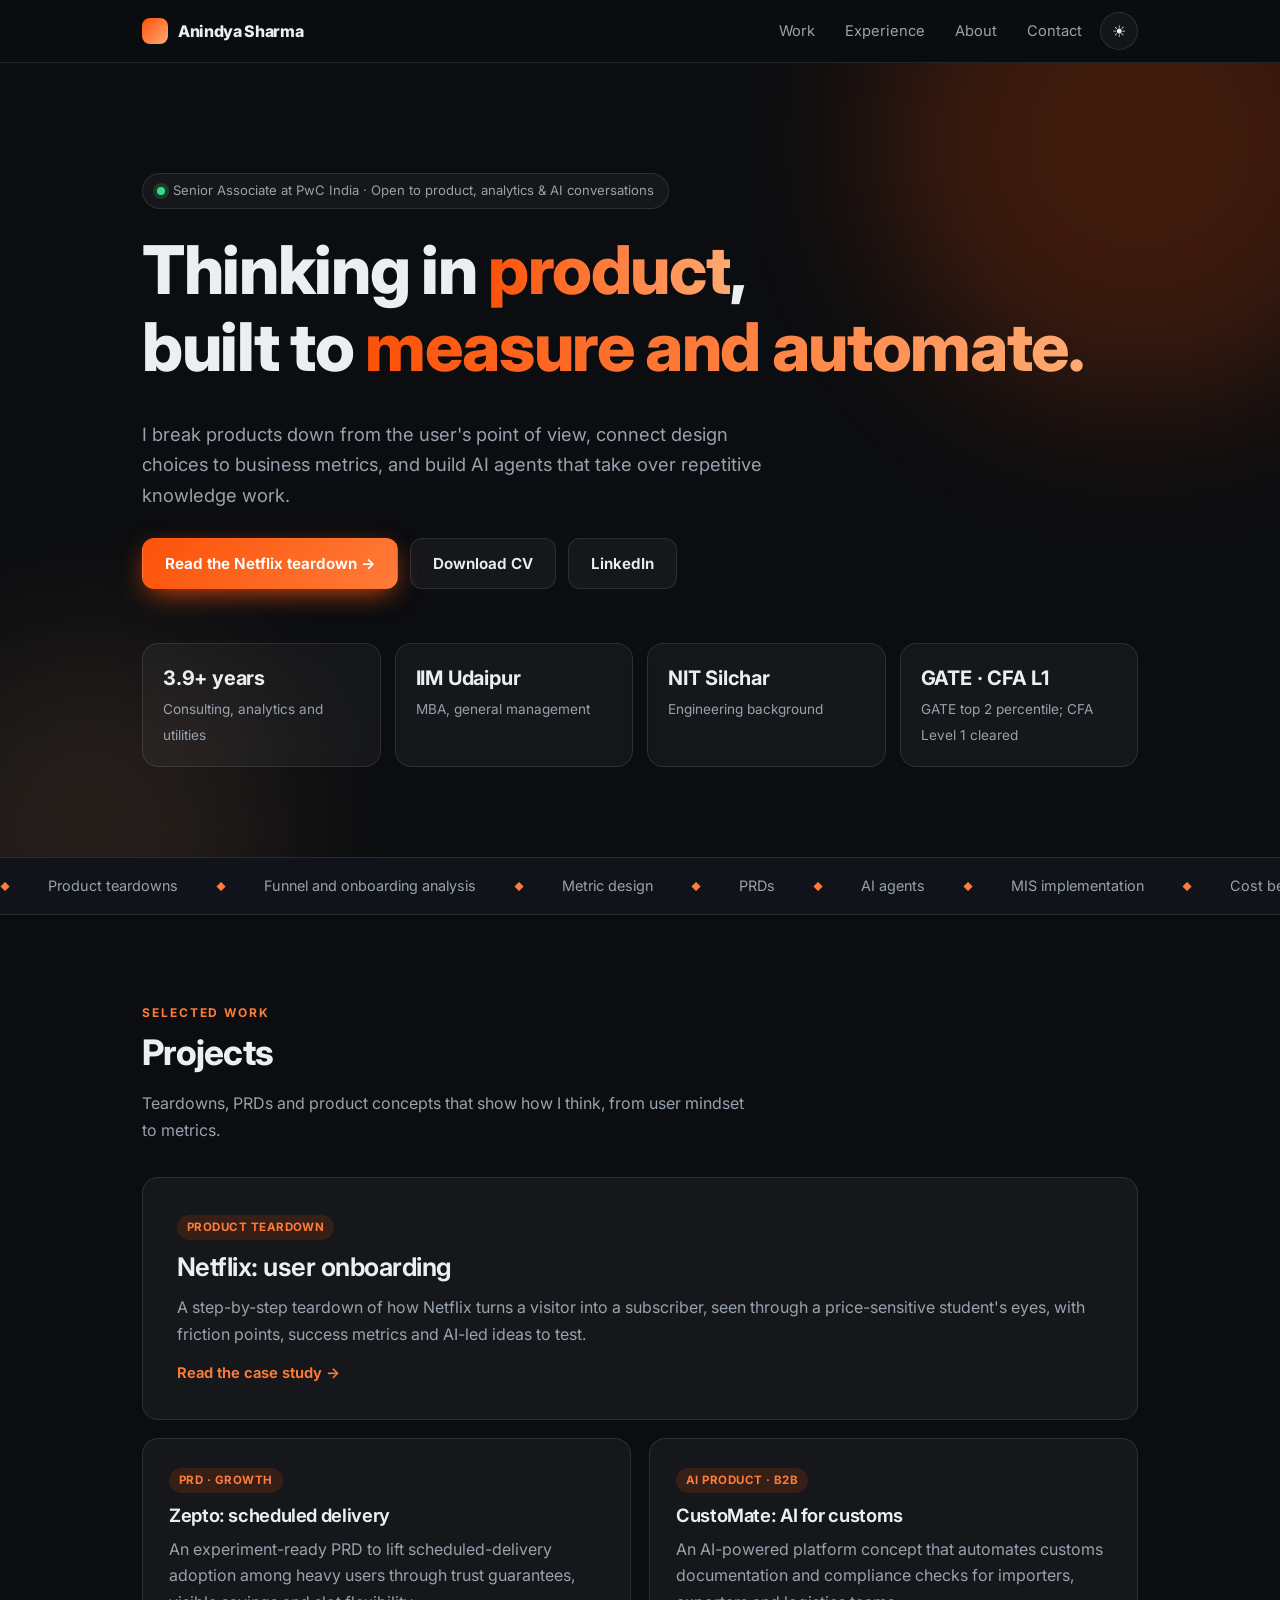
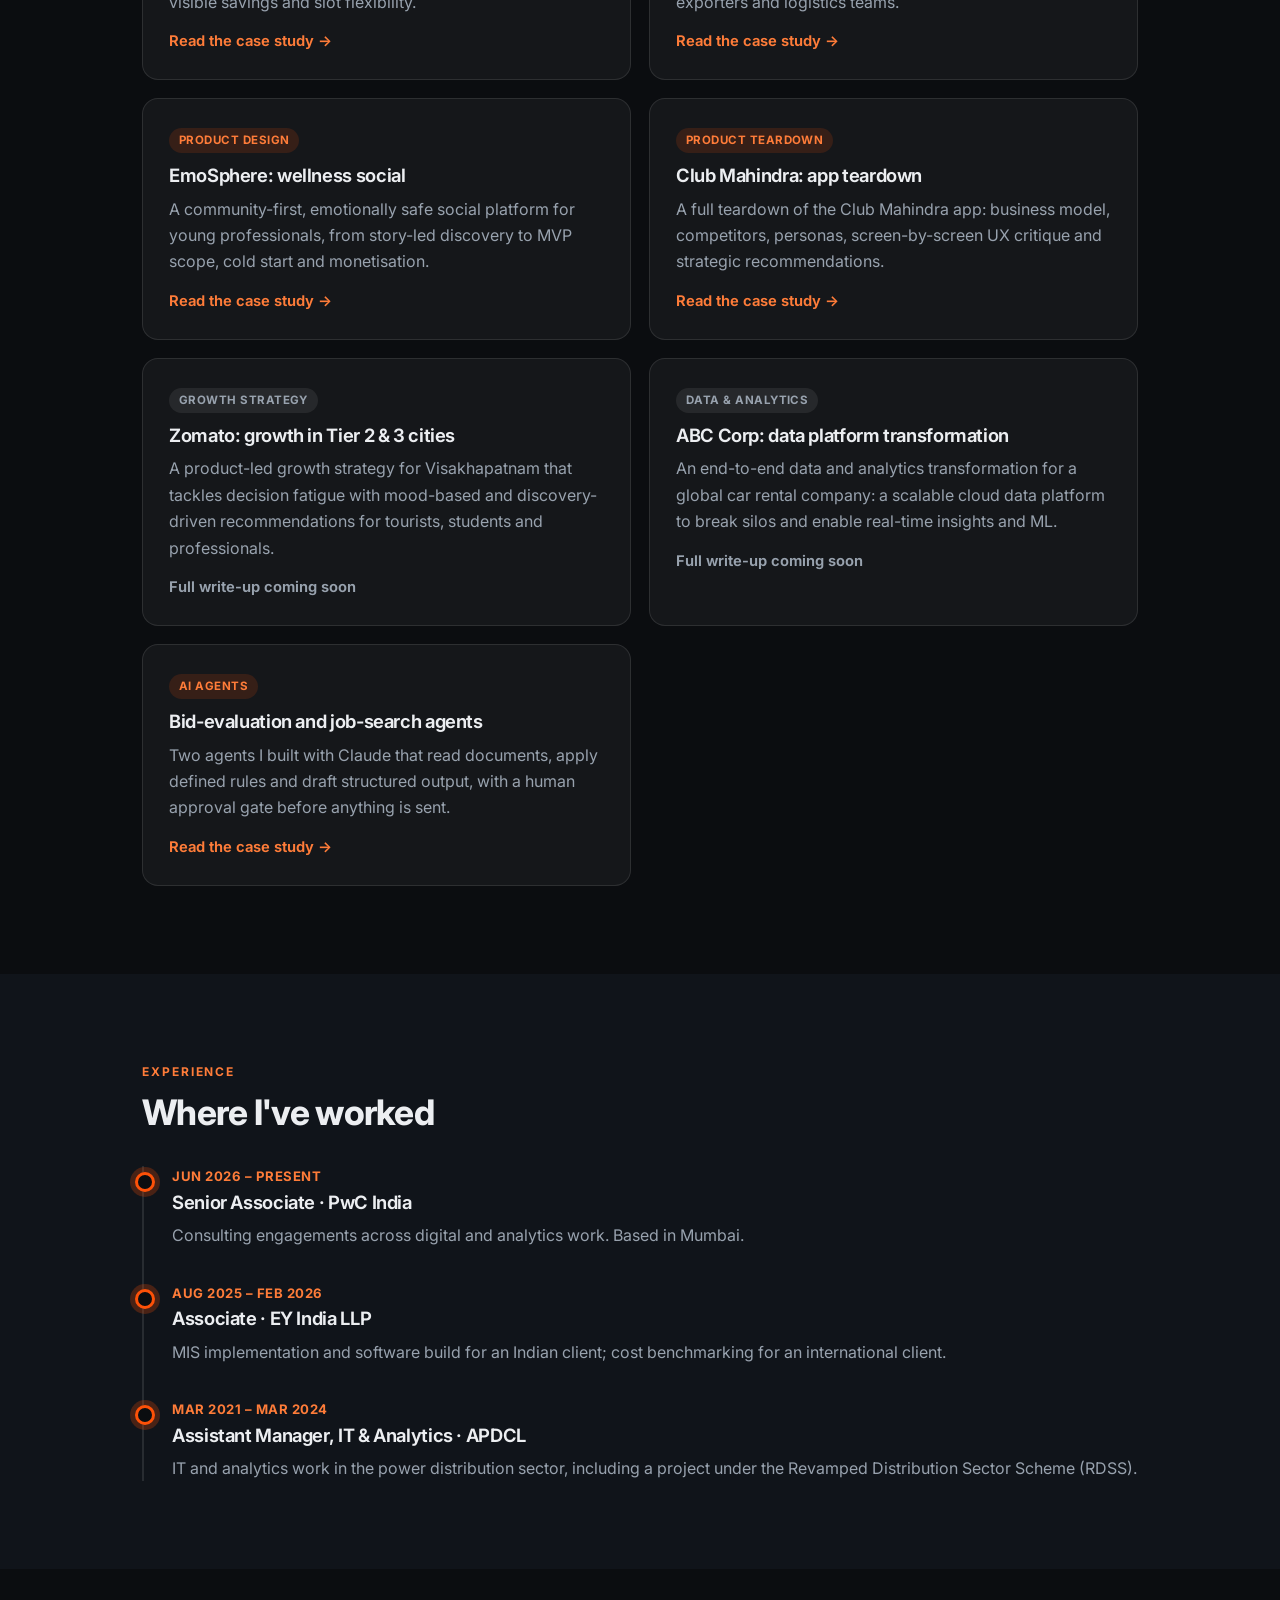
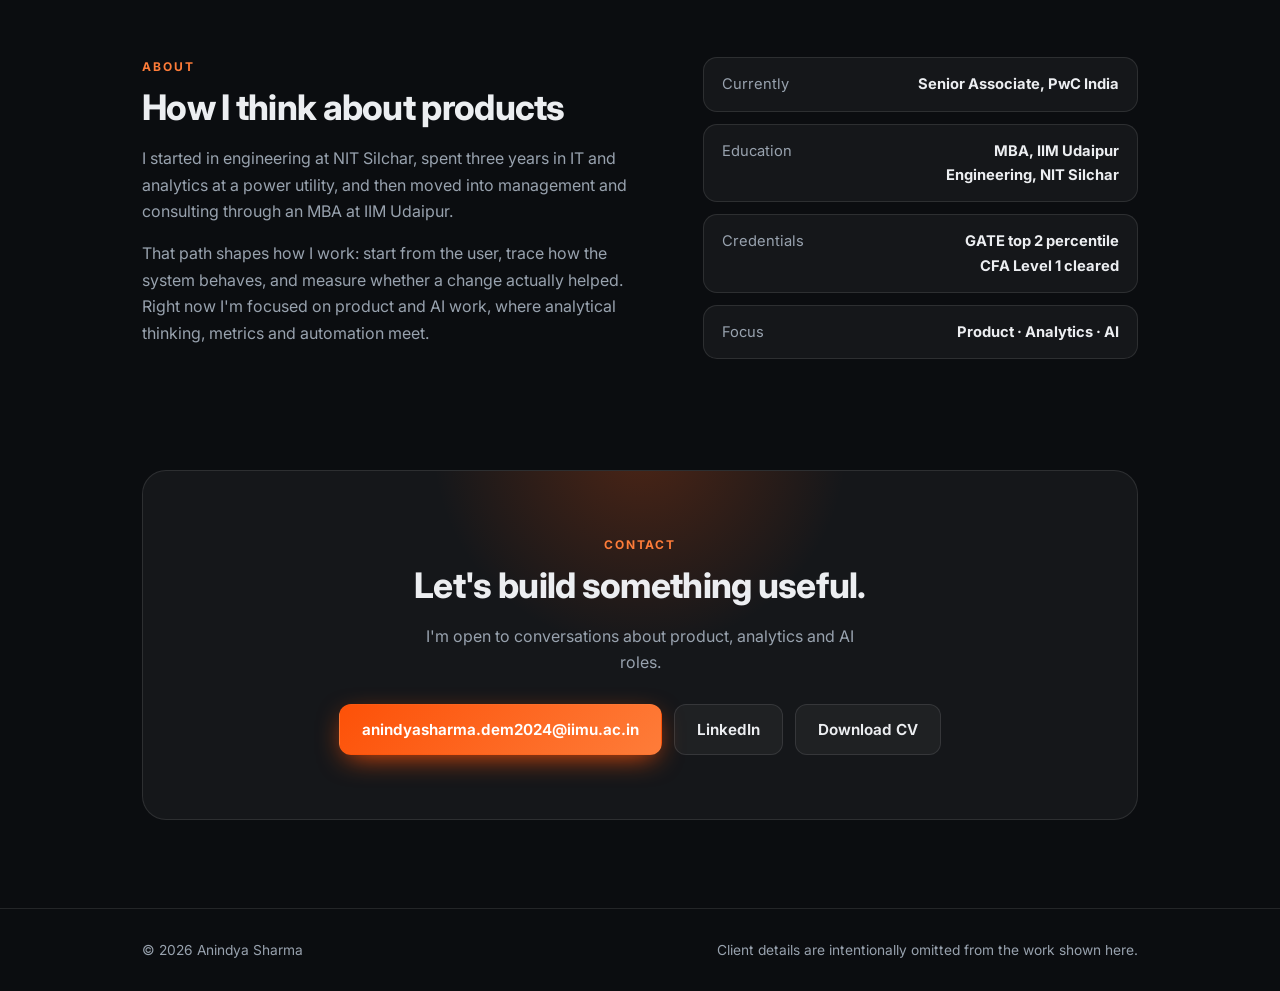
<file: index.html>
<!DOCTYPE html>
<html lang="en">
<head>
<meta charset="utf-8">
<meta name="viewport" content="width=device-width, initial-scale=1">
<title>Anindya Sharma | Product, Analytics &amp; AI</title>
<meta name="description" content="Portfolio of Anindya Sharma: product teardowns, analytics and AI agent projects. Senior Associate at PwC India; IIM Udaipur MBA; NIT Silchar engineer.">
<meta name="theme-color" content="#0b0d10">
<link rel="preconnect" href="https://fonts.googleapis.com">
<link rel="preconnect" href="https://fonts.gstatic.com" crossorigin>
<link href="https://fonts.googleapis.com/css2?family=Inter:wght@400;500;600;700;800&display=swap" rel="stylesheet">
<link rel="stylesheet" href="style.css">
<script>
(function () {
  var d = document, r = d.documentElement;
  r.classList.add('js');

  try {
    var saved = localStorage.getItem('theme');
    if (saved) r.setAttribute('data-theme', saved);
  } catch (e) {}

  d.addEventListener('DOMContentLoaded', function () {
    /* theme toggle */
    var btn = d.getElementById('theme');
    function paint() {
      if (btn) btn.textContent = r.getAttribute('data-theme') === 'light' ? '\u263E' : '\u2600';
    }
    if (btn) {
      paint();
      btn.addEventListener('click', function () {
        var next = r.getAttribute('data-theme') === 'light' ? 'dark' : 'light';
        r.setAttribute('data-theme', next);
        try { localStorage.setItem('theme', next); } catch (e) {}
        paint();
      });
    }

    /* scroll reveal */
    var items = d.querySelectorAll('.reveal');
    if ('IntersectionObserver' in window) {
      var io = new IntersectionObserver(function (entries) {
        entries.forEach(function (e) {
          if (e.isIntersecting) { e.target.classList.add('in'); io.unobserve(e.target); }
        });
      }, { threshold: 0.12 });
      items.forEach(function (el) { io.observe(el); });
    } else {
      items.forEach(function (el) { el.classList.add('in'); });
    }

    /* reading progress bar */
    var bar = d.querySelector('.progress');
    if (bar) {
      var update = function () {
        var h = r.scrollHeight - r.clientHeight;
        bar.style.width = (h > 0 ? (r.scrollTop / h) * 100 : 0) + '%';
      };
      window.addEventListener('scroll', update, { passive: true });
      update();
    }

    /* rotating word in hero */
    var rot = d.getElementById('rot');
    if (rot && !window.matchMedia('(prefers-reduced-motion: reduce)').matches) {
      var words = ['product', 'analytics', 'AI'], i = 0;
      setInterval(function () {
        rot.style.opacity = 0;
        setTimeout(function () {
          i = (i + 1) % words.length;
          rot.textContent = words[i];
          rot.style.opacity = 1;
        }, 250);
      }, 2200);
    }
  });
})();

</script>
</head>
<body>

<header class="nav">
  <div class="wrap">
    <a class="brand" href="#top"><i></i>Anindya Sharma</a>
    <ul>
      <li><a href="#work">Work</a></li>
      <li><a href="#experience">Experience</a></li>
      <li><a href="#about">About</a></li>
      <li><a href="#contact">Contact</a></li>
      <li><button class="toggle" id="theme" aria-label="Toggle light and dark theme">&#9728;</button></li>
    </ul>
  </div>
</header>

<main id="top">

  <div class="hero">
    <div class="blob b1"></div>
    <div class="blob b2"></div>
    <div class="wrap">
      <div class="pill"><span class="dot"></span> Senior Associate at PwC India · Open to product, analytics &amp; AI conversations</div>
      <h1>Thinking in <span class="grad" id="rot">product</span>,<br>built to <span class="grad">measure and automate.</span></h1>
      <p class="lead">I break products down from the user's point of view, connect design choices to business metrics, and build AI agents that take over repetitive knowledge work.</p>
      <div class="btns">
        <a class="btn primary" href="netflix-onboarding.html">Read the Netflix teardown &rarr;</a>
        <a class="btn ghost" href="Anindya_Sharma_CV.pdf" target="_blank" rel="noopener">Download CV</a>
        <a class="btn ghost" href="https://www.linkedin.com/in/sharma-anindya/" target="_blank" rel="noopener">LinkedIn</a>
      </div>
      <div class="stats">
        <div class="stat"><b>3.9+ years</b><span>Consulting, analytics and utilities</span></div>
        <div class="stat"><b>IIM Udaipur</b><span>MBA, general management</span></div>
        <div class="stat"><b>NIT Silchar</b><span>Engineering background</span></div>
        <div class="stat"><b>GATE &middot; CFA L1</b><span>GATE top 2 percentile; CFA Level 1 cleared</span></div>
      </div>
    </div>
  </div>

  <div class="strip" aria-hidden="true">
    <div class="track">
      <span>Product teardowns</span><span>Funnel and onboarding analysis</span><span>Metric design</span><span>PRDs</span><span>AI agents</span><span>MIS implementation</span><span>Cost benchmarking</span><span>Consulting delivery</span>
      <span>Product teardowns</span><span>Funnel and onboarding analysis</span><span>Metric design</span><span>PRDs</span><span>AI agents</span><span>MIS implementation</span><span>Cost benchmarking</span><span>Consulting delivery</span>
    </div>
  </div>

  <section id="work">
    <div class="wrap">
      <div class="label reveal">Selected work</div>
      <h2 class="reveal">Projects</h2>
      <p class="sub reveal">Teardowns, PRDs and product concepts that show how I think, from user mindset to metrics.</p>
      <div class="grid">
        <a class="card feature reveal" href="netflix-onboarding.html">
          <span class="tag">PRODUCT TEARDOWN</span>
          <h3>Netflix: user onboarding</h3>
          <p>A step-by-step teardown of how Netflix turns a visitor into a subscriber, seen through a price-sensitive student's eyes, with friction points, success metrics and AI-led ideas to test.</p>
          <div class="more">Read the case study &rarr;</div>
        </a>
        <a class="card reveal" href="zepto-scheduled-delivery.html">
          <span class="tag">PRD &middot; GROWTH</span>
          <h3>Zepto: scheduled delivery</h3>
          <p>An experiment-ready PRD to lift scheduled-delivery adoption among heavy users through trust guarantees, visible savings and slot flexibility.</p>
          <div class="more">Read the case study &rarr;</div>
        </a>
        <a class="card reveal" href="customate.html">
          <span class="tag">AI PRODUCT &middot; B2B</span>
          <h3>CustoMate: AI for customs</h3>
          <p>An AI-powered platform concept that automates customs documentation and compliance checks for importers, exporters and logistics teams.</p>
          <div class="more">Read the case study &rarr;</div>
        </a>
        <a class="card reveal" href="emosphere.html">
          <span class="tag">PRODUCT DESIGN</span>
          <h3>EmoSphere: wellness social</h3>
          <p>A community-first, emotionally safe social platform for young professionals, from story-led discovery to MVP scope, cold start and monetisation.</p>
          <div class="more">Read the case study &rarr;</div>
        </a>
        <a class="card reveal" href="club-mahindra-teardown.html">
          <span class="tag">PRODUCT TEARDOWN</span>
          <h3>Club Mahindra: app teardown</h3>
          <p>A full teardown of the Club Mahindra app: business model, competitors, personas, screen-by-screen UX critique and strategic recommendations.</p>
          <div class="more">Read the case study &rarr;</div>
        </a>
        <div class="card reveal">
          <span class="tag muted">GROWTH STRATEGY</span>
          <h3>Zomato: growth in Tier 2 &amp; 3 cities</h3>
          <p>A product-led growth strategy for Visakhapatnam that tackles decision fatigue with mood-based and discovery-driven recommendations for tourists, students and professionals.</p>
          <div class="more soon">Full write-up coming soon</div>
        </div>
        <div class="card reveal">
          <span class="tag muted">DATA &amp; ANALYTICS</span>
          <h3>ABC Corp: data platform transformation</h3>
          <p>An end-to-end data and analytics transformation for a global car rental company: a scalable cloud data platform to break silos and enable real-time insights and ML.</p>
          <div class="more soon">Full write-up coming soon</div>
        </div>
        <a class="card reveal" href="ai-agents.html">
          <span class="tag">AI AGENTS</span>
          <h3>Bid-evaluation and job-search agents</h3>
          <p>Two agents I built with Claude that read documents, apply defined rules and draft structured output, with a human approval gate before anything is sent.</p>
          <div class="more">Read the case study &rarr;</div>
        </a>
      </div>
    </div>
  </section>

  <section id="experience" style="background:var(--bg2)">
    <div class="wrap">
      <div class="label reveal">Experience</div>
      <h2 class="reveal">Where I've worked</h2>
      <div class="tl">
        <div class="item reveal">
          <div class="when">JUN 2026 &ndash; PRESENT</div>
          <h3>Senior Associate &middot; PwC India</h3>
          <p>Consulting engagements across digital and analytics work. Based in Mumbai.</p>
        </div>
        <div class="item reveal">
          <div class="when">AUG 2025 &ndash; FEB 2026</div>
          <h3>Associate &middot; EY India LLP</h3>
          <p>MIS implementation and software build for an Indian client; cost benchmarking for an international client.</p>
        </div>
        <div class="item reveal">
          <div class="when">MAR 2021 &ndash; MAR 2024</div>
          <h3>Assistant Manager, IT &amp; Analytics &middot; APDCL</h3>
          <p>IT and analytics work in the power distribution sector, including a project under the Revamped Distribution Sector Scheme (RDSS).</p>
        </div>
      </div>
    </div>
  </section>

  <section id="about">
    <div class="wrap about">
      <div>
        <div class="label reveal">About</div>
        <h2 class="reveal">How I think about products</h2>
        <p class="reveal">I started in engineering at NIT Silchar, spent three years in IT and analytics at a power utility, and then moved into management and consulting through an MBA at IIM Udaipur.</p>
        <p class="reveal">That path shapes how I work: start from the user, trace how the system behaves, and measure whether a change actually helped. Right now I'm focused on product and AI work, where analytical thinking, metrics and automation meet.</p>
      </div>
      <div class="facts reveal">
        <div class="fact"><span>Currently</span><b>Senior Associate, PwC India</b></div>
        <div class="fact"><span>Education</span><b>MBA, IIM Udaipur<br>Engineering, NIT Silchar</b></div>
        <div class="fact"><span>Credentials</span><b>GATE top 2 percentile<br>CFA Level 1 cleared</b></div>
        <div class="fact"><span>Focus</span><b>Product &middot; Analytics &middot; AI</b></div>
      </div>
    </div>
  </section>

  <section id="contact" style="padding-top:20px">
    <div class="wrap">
      <div class="cta reveal">
        <div class="label">Contact</div>
        <h2>Let's build something useful.</h2>
        <p>I'm open to conversations about product, analytics and AI roles.</p>
        <div class="btns">
          <a class="btn primary" href="mailto:anindyasharma.dem2024@iimu.ac.in">anindyasharma.dem2024@iimu.ac.in</a>
          <a class="btn ghost" href="https://www.linkedin.com/in/sharma-anindya/" target="_blank" rel="noopener">LinkedIn</a>
          <a class="btn ghost" href="Anindya_Sharma_CV.pdf" target="_blank" rel="noopener">Download CV</a>
        </div>
      </div>
    </div>
  </section>

</main>

<footer>
  <div class="wrap">
    <span>&copy; 2026 Anindya Sharma</span>
    <span>Client details are intentionally omitted from the work shown here.</span>
  </div>
</footer>

</body>
</html>
</file>
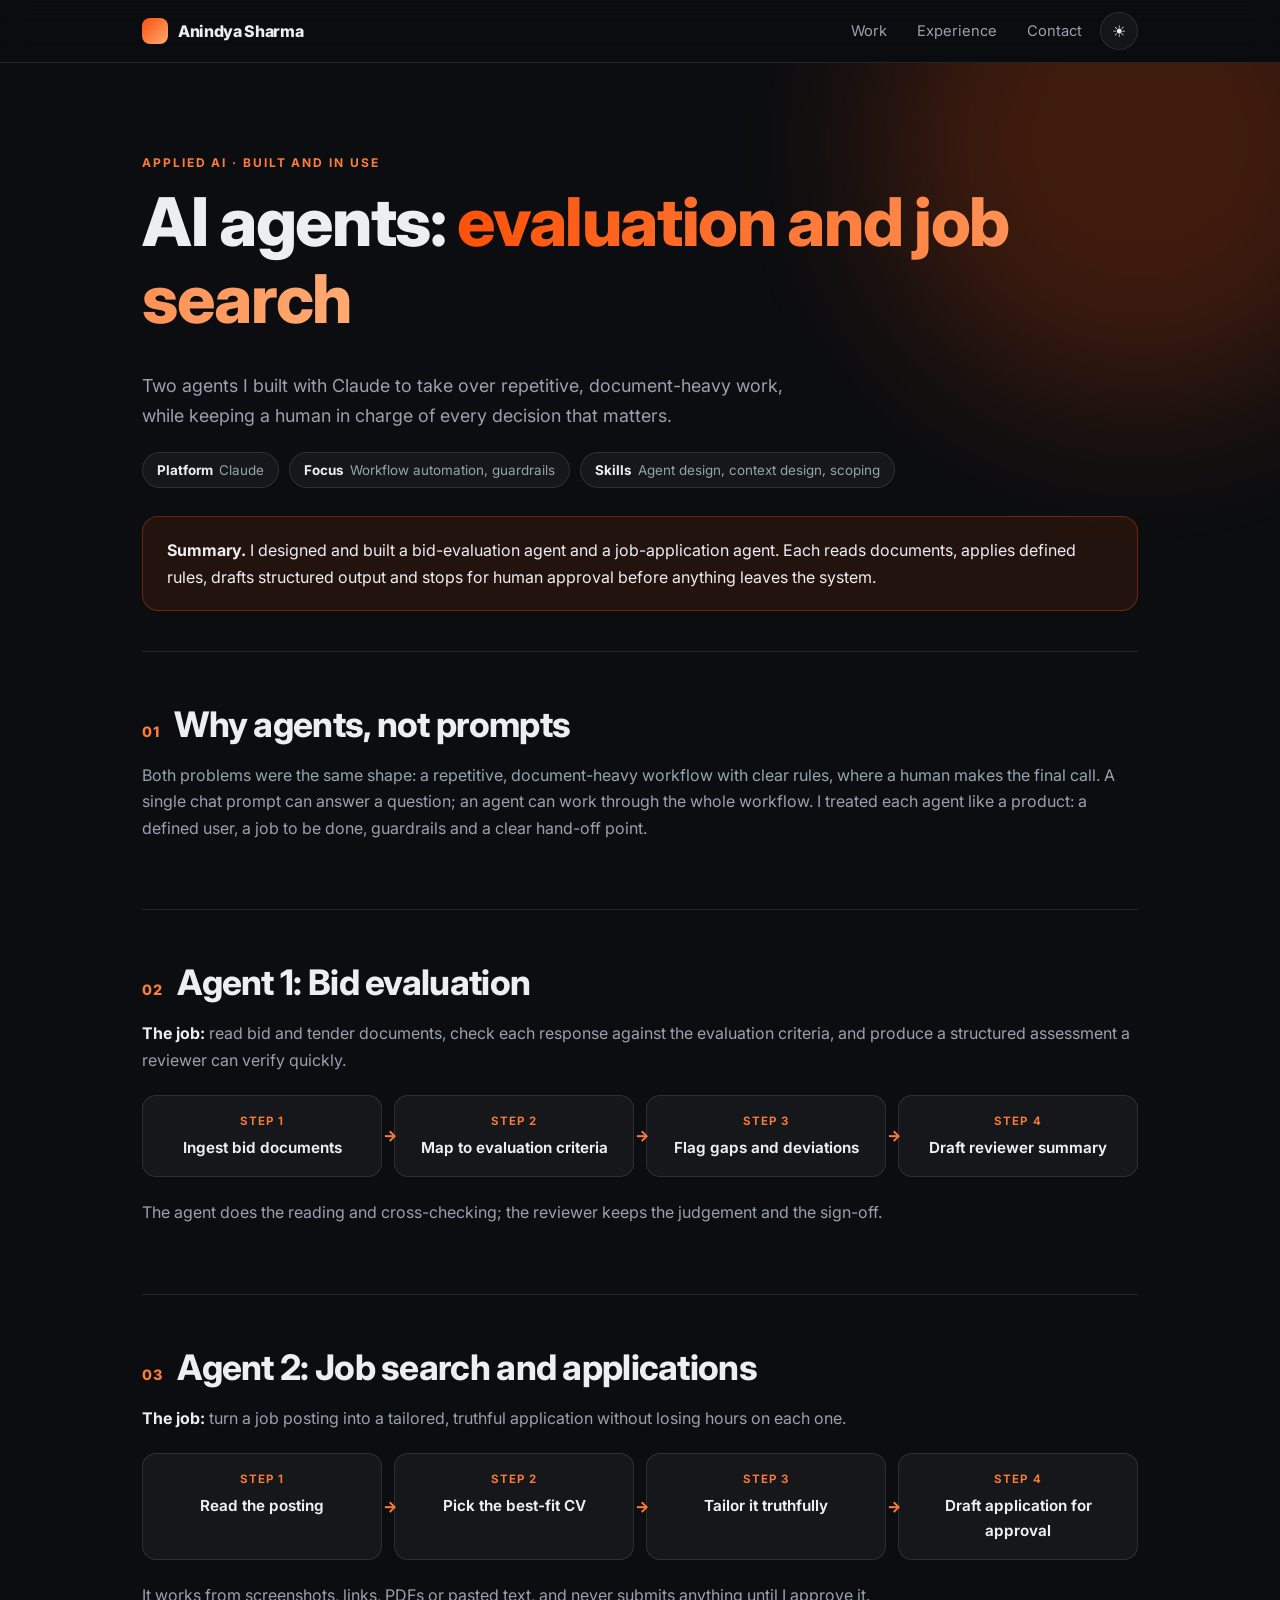
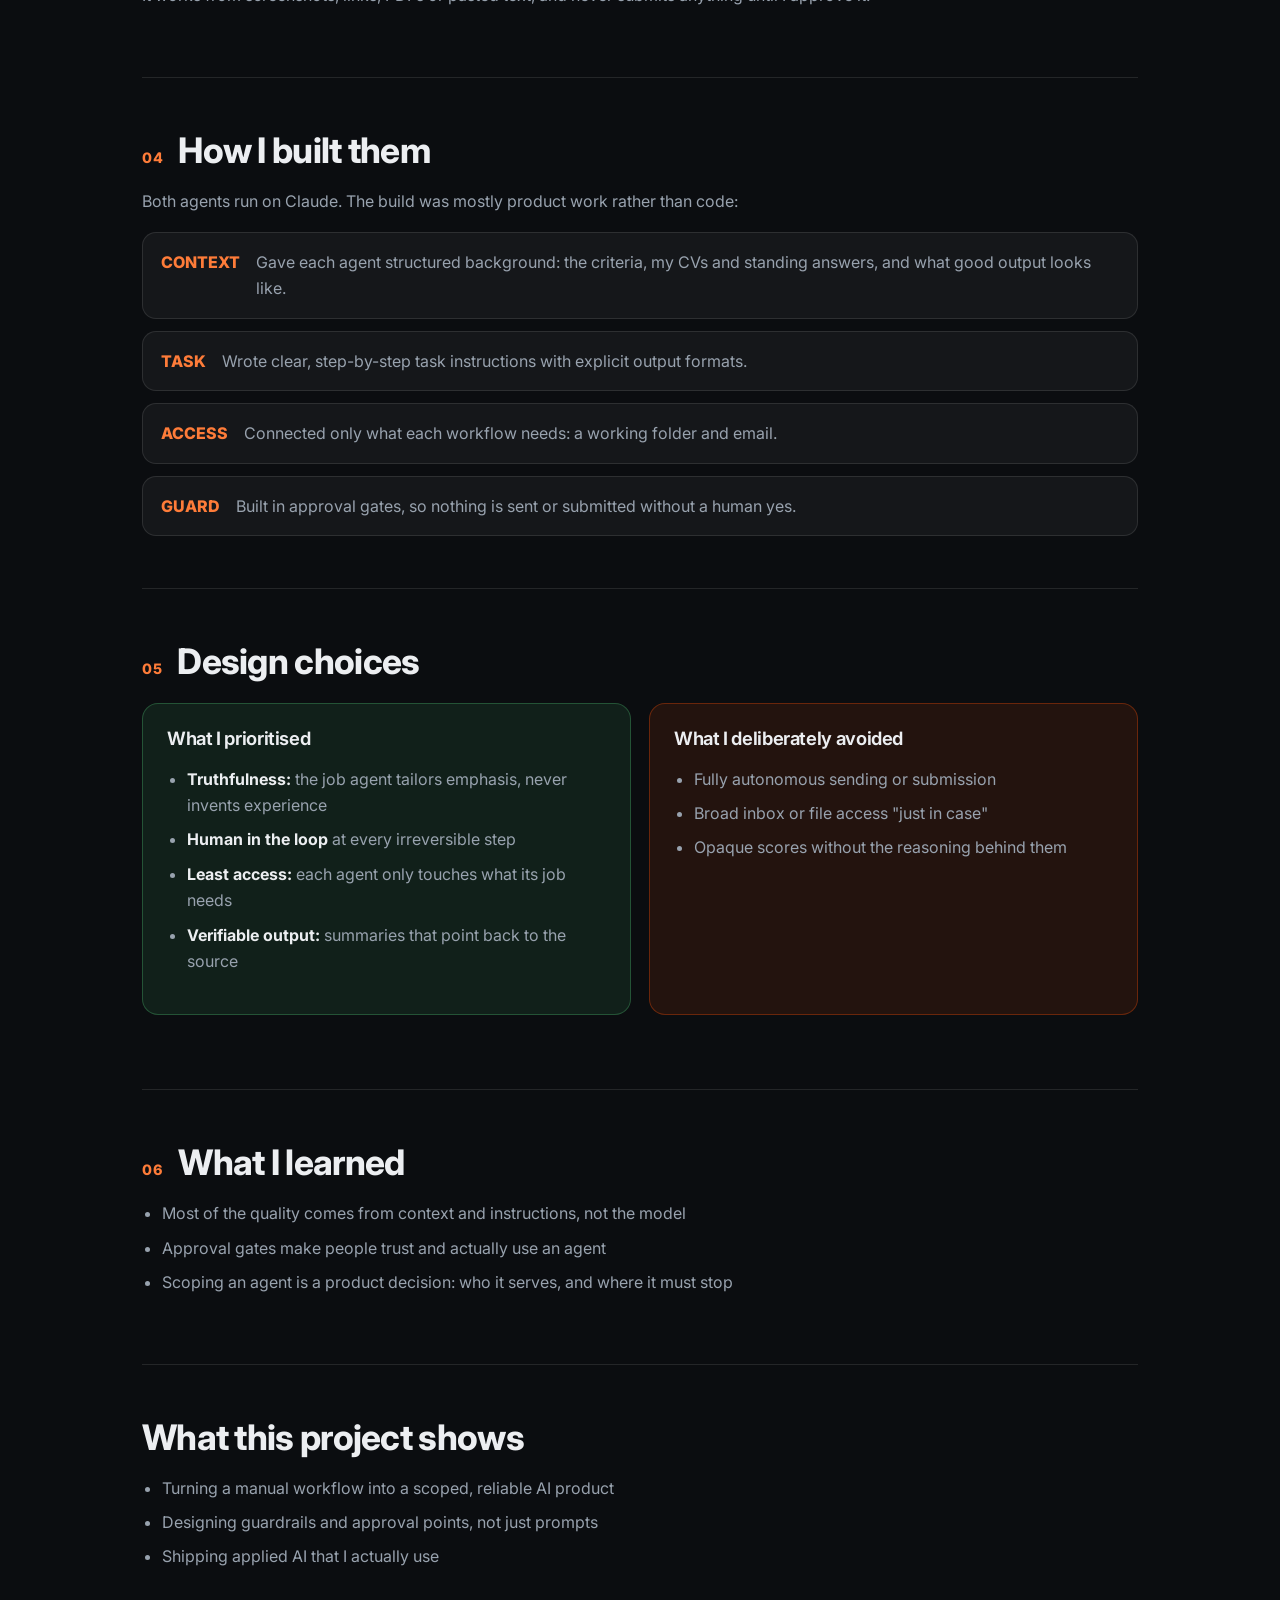
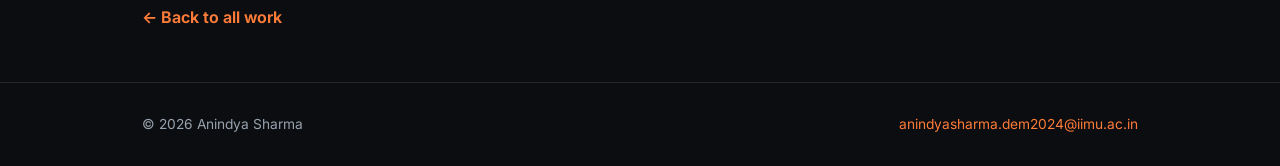
<file: ai-agents.html>
<!DOCTYPE html>
<html lang="en">
<head>
<meta charset="utf-8">
<meta name="viewport" content="width=device-width, initial-scale=1">
<title>AI Agents: bid evaluation and job search | Anindya Sharma</title>
<meta name="description" content="Two AI agents I built with Claude: one that evaluates bid documents against criteria, and one that runs a truthful, approval-gated job-application workflow.">
<meta name="theme-color" content="#0b0d10">
<link rel="preconnect" href="https://fonts.googleapis.com">
<link rel="preconnect" href="https://fonts.gstatic.com" crossorigin>
<link href="https://fonts.googleapis.com/css2?family=Inter:wght@400;500;600;700;800&display=swap" rel="stylesheet">
<link rel="stylesheet" href="style.css">
<script>
(function () {
  var d = document, r = d.documentElement;
  r.classList.add('js');

  try {
    var saved = localStorage.getItem('theme');
    if (saved) r.setAttribute('data-theme', saved);
  } catch (e) {}

  d.addEventListener('DOMContentLoaded', function () {
    /* theme toggle */
    var btn = d.getElementById('theme');
    function paint() {
      if (btn) btn.textContent = r.getAttribute('data-theme') === 'light' ? '\u263E' : '\u2600';
    }
    if (btn) {
      paint();
      btn.addEventListener('click', function () {
        var next = r.getAttribute('data-theme') === 'light' ? 'dark' : 'light';
        r.setAttribute('data-theme', next);
        try { localStorage.setItem('theme', next); } catch (e) {}
        paint();
      });
    }

    /* scroll reveal */
    var items = d.querySelectorAll('.reveal');
    if ('IntersectionObserver' in window) {
      var io = new IntersectionObserver(function (entries) {
        entries.forEach(function (e) {
          if (e.isIntersecting) { e.target.classList.add('in'); io.unobserve(e.target); }
        });
      }, { threshold: 0.12 });
      items.forEach(function (el) { io.observe(el); });
    } else {
      items.forEach(function (el) { el.classList.add('in'); });
    }

    /* reading progress bar */
    var bar = d.querySelector('.progress');
    if (bar) {
      var update = function () {
        var h = r.scrollHeight - r.clientHeight;
        bar.style.width = (h > 0 ? (r.scrollTop / h) * 100 : 0) + '%';
      };
      window.addEventListener('scroll', update, { passive: true });
      update();
    }

    /* rotating word in hero */
    var rot = d.getElementById('rot');
    if (rot && !window.matchMedia('(prefers-reduced-motion: reduce)').matches) {
      var words = ['product', 'analytics', 'AI'], i = 0;
      setInterval(function () {
        rot.style.opacity = 0;
        setTimeout(function () {
          i = (i + 1) % words.length;
          rot.textContent = words[i];
          rot.style.opacity = 1;
        }, 250);
      }, 2200);
    }
  });
})();

</script>
</head>
<body>
<div class="progress"></div>
<header class="nav">
  <div class="wrap">
    <a class="brand" href="index.html"><i></i>Anindya Sharma</a>
    <ul>
      <li><a href="index.html#work">Work</a></li>
      <li><a href="index.html#experience">Experience</a></li>
      <li><a href="index.html#contact">Contact</a></li>
      <li><button class="toggle" id="theme" aria-label="Toggle light and dark theme">&#9728;</button></li>
    </ul>
  </div>
</header>

<main class="case">
  <div class="case-hero">
    <div class="blob b1"></div>
    <div class="wrap">
      <div class="label">Applied AI &middot; Built and in use</div>
      <h1>AI agents: <span class="grad">evaluation and job search</span></h1>
      <p class="lead" style="font-size:1.12rem;max-width:660px">Two agents I built with Claude to take over repetitive, document-heavy work, while keeping a human in charge of every decision that matters.</p>
      <div class="chips"><span class="chip"><b>Platform</b>Claude</span><span class="chip"><b>Focus</b>Workflow automation, guardrails</span><span class="chip"><b>Skills</b>Agent design, context design, scoping</span></div>
      <div class="callout"><b>Summary.</b> I designed and built a bid-evaluation agent and a job-application agent. Each reads documents, applies defined rules, drafts structured output and stops for human approval before anything leaves the system.</div>
    </div>
  </div>
  <div class="wrap">

    <section class="reveal">
      <h2><em>01</em>Why agents, not prompts</h2>
      <p>Both problems were the same shape: a repetitive, document-heavy workflow with clear rules, where a human makes the final call. A single chat prompt can answer a question; an agent can work through the whole workflow. I treated each agent like a product: a defined user, a job to be done, guardrails and a clear hand-off point.</p>
    </section>

    <section class="reveal">
      <h2><em>02</em>Agent 1: Bid evaluation</h2>
      <p><b>The job:</b> read bid and tender documents, check each response against the evaluation criteria, and produce a structured assessment a reviewer can verify quickly.</p><div class="flow"><div class="step"><small>STEP 1</small>Ingest bid documents</div><div class="step"><small>STEP 2</small>Map to evaluation criteria</div><div class="step"><small>STEP 3</small>Flag gaps and deviations</div><div class="step"><small>STEP 4</small>Draft reviewer summary</div></div><p>The agent does the reading and cross-checking; the reviewer keeps the judgement and the sign-off.</p>
    </section>

    <section class="reveal">
      <h2><em>03</em>Agent 2: Job search and applications</h2>
      <p><b>The job:</b> turn a job posting into a tailored, truthful application without losing hours on each one.</p><div class="flow"><div class="step"><small>STEP 1</small>Read the posting</div><div class="step"><small>STEP 2</small>Pick the best-fit CV</div><div class="step"><small>STEP 3</small>Tailor it truthfully</div><div class="step"><small>STEP 4</small>Draft application for approval</div></div><p>It works from screenshots, links, PDFs or pasted text, and never submits anything until I approve it.</p>
    </section>

    <section class="reveal">
      <h2><em>04</em>How I built them</h2>
      <p>Both agents run on Claude. The build was mostly product work rather than code:</p><div class="hyp"><div class="h"><i>CONTEXT</i><p>Gave each agent structured background: the criteria, my CVs and standing answers, and what good output looks like.</p></div><div class="h"><i>TASK</i><p>Wrote clear, step-by-step task instructions with explicit output formats.</p></div><div class="h"><i>ACCESS</i><p>Connected only what each workflow needs: a working folder and email.</p></div><div class="h"><i>GUARD</i><p>Built in approval gates, so nothing is sent or submitted without a human yes.</p></div></div>
    </section>

    <section class="reveal">
      <h2><em>05</em>Design choices</h2>
      <div class="two"><div class="box good"><h3>What I prioritised</h3><ul><li><b>Truthfulness:</b> the job agent tailors emphasis, never invents experience</li><li><b>Human in the loop</b> at every irreversible step</li><li><b>Least access:</b> each agent only touches what its job needs</li><li><b>Verifiable output:</b> summaries that point back to the source</li></ul></div><div class="box fix"><h3>What I deliberately avoided</h3><ul><li>Fully autonomous sending or submission</li><li>Broad inbox or file access "just in case"</li><li>Opaque scores without the reasoning behind them</li></ul></div></div>
    </section>

    <section class="reveal">
      <h2><em>06</em>What I learned</h2>
      <ul><li>Most of the quality comes from context and instructions, not the model</li><li>Approval gates make people trust and actually use an agent</li><li>Scoping an agent is a product decision: who it serves, and where it must stop</li></ul>
    </section>

    <section class="reveal">
      <h2>What this project shows</h2>
      <ul><li>Turning a manual workflow into a scoped, reliable AI product</li><li>Designing guardrails and approval points, not just prompts</li><li>Shipping applied AI that I actually use</li></ul>
      <a class="back" href="index.html#work">&larr; Back to all work</a>
    </section>
  </div>
</main>
<footer>
  <div class="wrap">
    <span>&copy; 2026 Anindya Sharma</span>
    <a href="mailto:anindyasharma.dem2024@iimu.ac.in">anindyasharma.dem2024@iimu.ac.in</a>
  </div>
</footer>
</body>
</html>
</file>
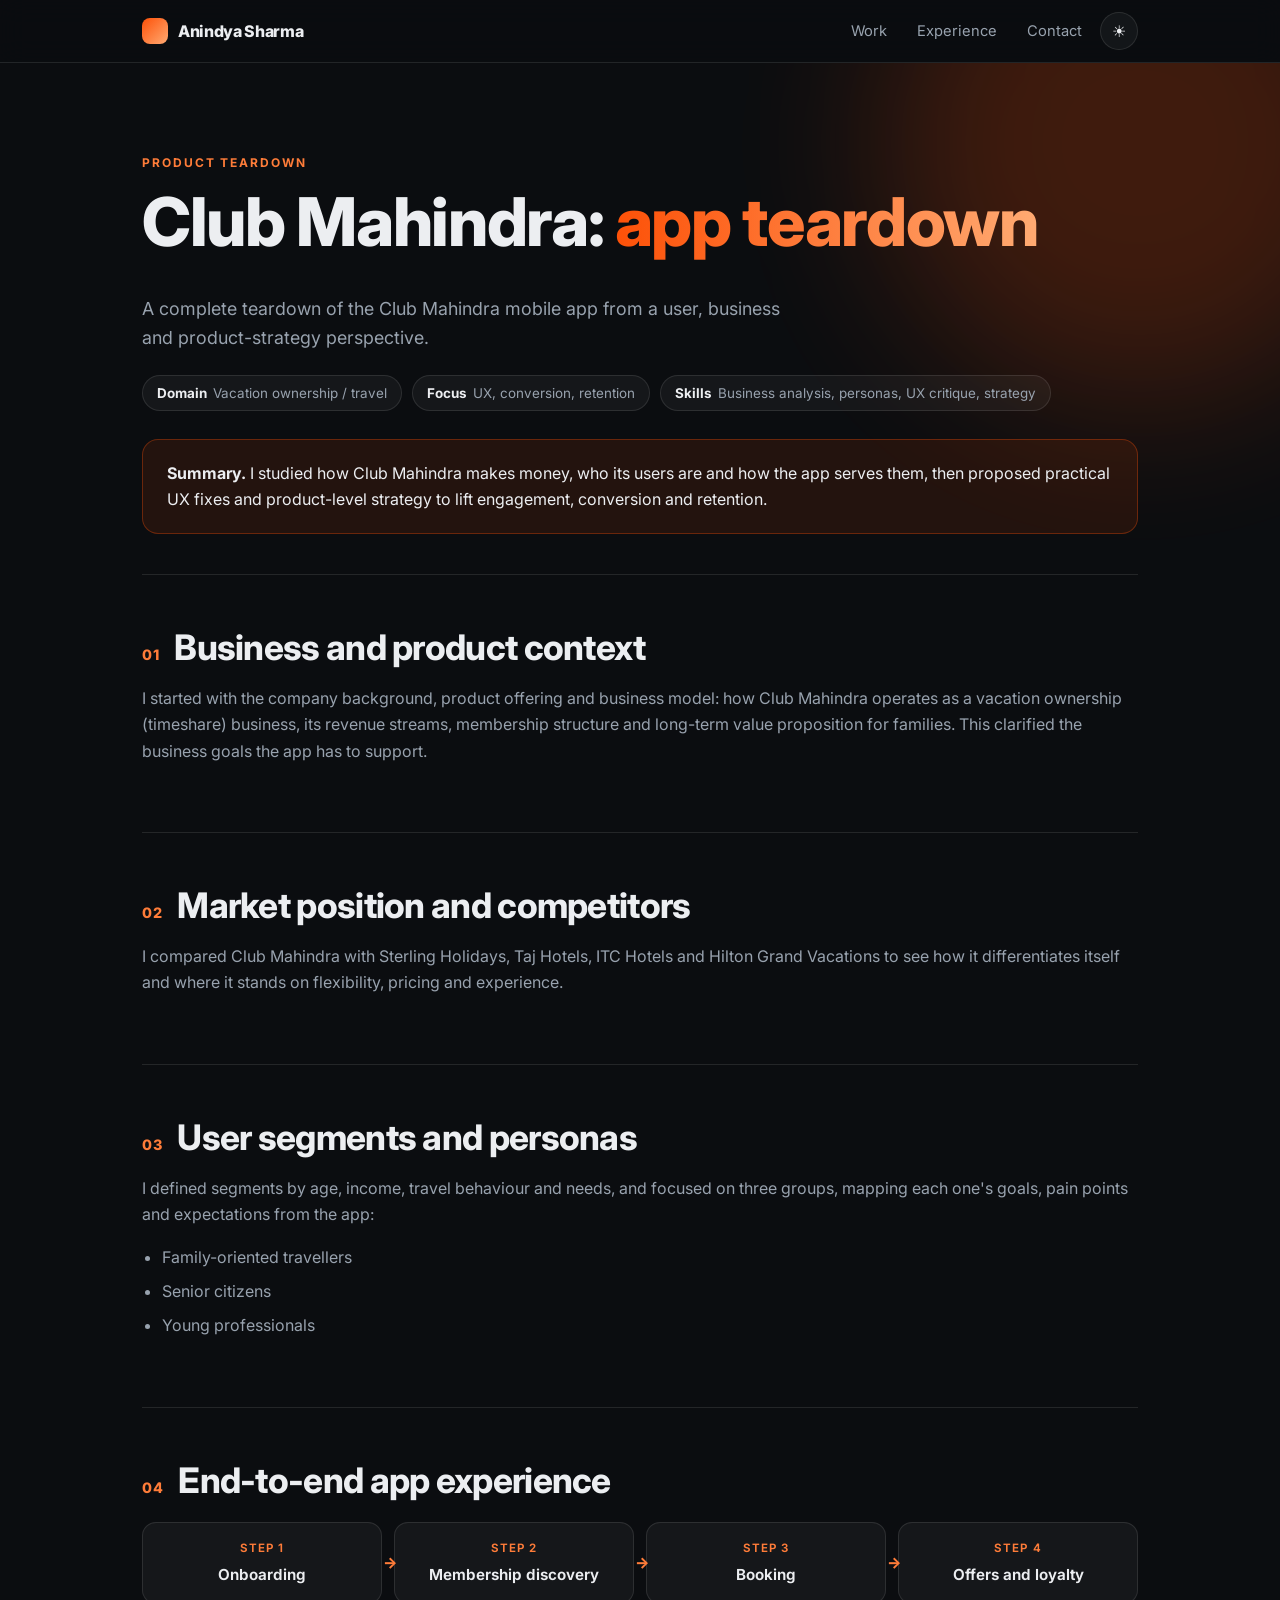
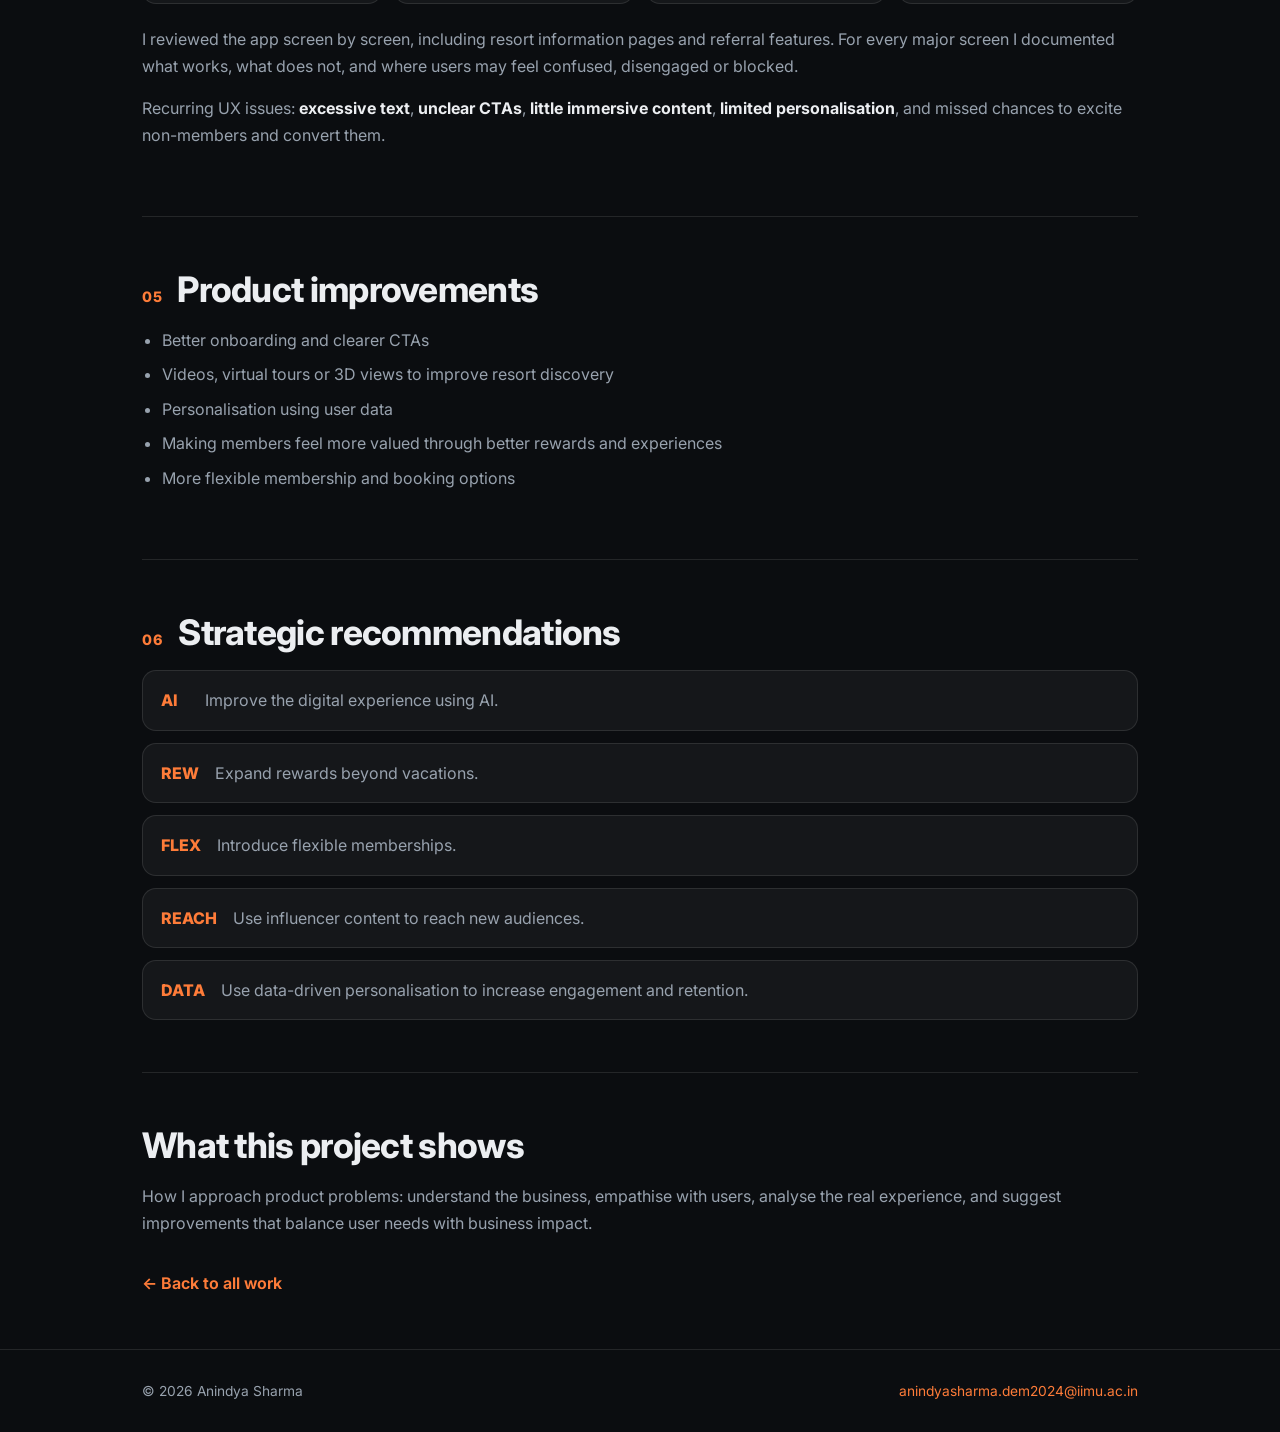
<file: club-mahindra-teardown.html>
<!DOCTYPE html>
<html lang="en">
<head>
<meta charset="utf-8">
<meta name="viewport" content="width=device-width, initial-scale=1">
<title>Club Mahindra: app teardown | Anindya Sharma</title>
<meta name="description" content="A complete teardown of the Club Mahindra mobile app from a user, business and product-strategy perspective.">
<meta name="theme-color" content="#0b0d10">
<link rel="preconnect" href="https://fonts.googleapis.com">
<link rel="preconnect" href="https://fonts.gstatic.com" crossorigin>
<link href="https://fonts.googleapis.com/css2?family=Inter:wght@400;500;600;700;800&display=swap" rel="stylesheet">
<link rel="stylesheet" href="style.css">
<script>
(function () {
  var d = document, r = d.documentElement;
  r.classList.add('js');

  try {
    var saved = localStorage.getItem('theme');
    if (saved) r.setAttribute('data-theme', saved);
  } catch (e) {}

  d.addEventListener('DOMContentLoaded', function () {
    /* theme toggle */
    var btn = d.getElementById('theme');
    function paint() {
      if (btn) btn.textContent = r.getAttribute('data-theme') === 'light' ? '\u263E' : '\u2600';
    }
    if (btn) {
      paint();
      btn.addEventListener('click', function () {
        var next = r.getAttribute('data-theme') === 'light' ? 'dark' : 'light';
        r.setAttribute('data-theme', next);
        try { localStorage.setItem('theme', next); } catch (e) {}
        paint();
      });
    }

    /* scroll reveal */
    var items = d.querySelectorAll('.reveal');
    if ('IntersectionObserver' in window) {
      var io = new IntersectionObserver(function (entries) {
        entries.forEach(function (e) {
          if (e.isIntersecting) { e.target.classList.add('in'); io.unobserve(e.target); }
        });
      }, { threshold: 0.12 });
      items.forEach(function (el) { io.observe(el); });
    } else {
      items.forEach(function (el) { el.classList.add('in'); });
    }

    /* reading progress bar */
    var bar = d.querySelector('.progress');
    if (bar) {
      var update = function () {
        var h = r.scrollHeight - r.clientHeight;
        bar.style.width = (h > 0 ? (r.scrollTop / h) * 100 : 0) + '%';
      };
      window.addEventListener('scroll', update, { passive: true });
      update();
    }

    /* rotating word in hero */
    var rot = d.getElementById('rot');
    if (rot && !window.matchMedia('(prefers-reduced-motion: reduce)').matches) {
      var words = ['product', 'analytics', 'AI'], i = 0;
      setInterval(function () {
        rot.style.opacity = 0;
        setTimeout(function () {
          i = (i + 1) % words.length;
          rot.textContent = words[i];
          rot.style.opacity = 1;
        }, 250);
      }, 2200);
    }
  });
})();

</script>
</head>
<body>
<div class="progress"></div>
<header class="nav">
  <div class="wrap">
    <a class="brand" href="index.html"><i></i>Anindya Sharma</a>
    <ul>
      <li><a href="index.html#work">Work</a></li>
      <li><a href="index.html#experience">Experience</a></li>
      <li><a href="index.html#contact">Contact</a></li>
      <li><button class="toggle" id="theme" aria-label="Toggle light and dark theme">&#9728;</button></li>
    </ul>
  </div>
</header>

<main class="case">
  <div class="case-hero">
    <div class="blob b1"></div>
    <div class="wrap">
      <div class="label">Product teardown</div>
      <h1>Club Mahindra: <span class="grad">app teardown</span></h1>
      <p class="lead" style="font-size:1.12rem;max-width:660px">A complete teardown of the Club Mahindra mobile app from a user, business and product-strategy perspective.</p>
      <div class="chips"><span class="chip"><b>Domain</b>Vacation ownership / travel</span><span class="chip"><b>Focus</b>UX, conversion, retention</span><span class="chip"><b>Skills</b>Business analysis, personas, UX critique, strategy</span></div>
      <div class="callout"><b>Summary.</b> I studied how Club Mahindra makes money, who its users are and how the app serves them, then proposed practical UX fixes and product-level strategy to lift engagement, conversion and retention.</div>
    </div>
  </div>
  <div class="wrap">

    <section class="reveal">
      <h2><em>01</em>Business and product context</h2>
      <p>I started with the company background, product offering and business model: how Club Mahindra operates as a vacation ownership (timeshare) business, its revenue streams, membership structure and long-term value proposition for families. This clarified the business goals the app has to support.</p>
    </section>

    <section class="reveal">
      <h2><em>02</em>Market position and competitors</h2>
      <p>I compared Club Mahindra with Sterling Holidays, Taj Hotels, ITC Hotels and Hilton Grand Vacations to see how it differentiates itself and where it stands on flexibility, pricing and experience.</p>
    </section>

    <section class="reveal">
      <h2><em>03</em>User segments and personas</h2>
      <p>I defined segments by age, income, travel behaviour and needs, and focused on three groups, mapping each one's goals, pain points and expectations from the app:</p><ul><li>Family-oriented travellers</li><li>Senior citizens</li><li>Young professionals</li></ul>
    </section>

    <section class="reveal">
      <h2><em>04</em>End-to-end app experience</h2>
      <div class="flow"><div class="step"><small>STEP 1</small>Onboarding</div><div class="step"><small>STEP 2</small>Membership discovery</div><div class="step"><small>STEP 3</small>Booking</div><div class="step"><small>STEP 4</small>Offers and loyalty</div></div><p>I reviewed the app screen by screen, including resort information pages and referral features. For every major screen I documented what works, what does not, and where users may feel confused, disengaged or blocked.</p><p>Recurring UX issues: <b>excessive text</b>, <b>unclear CTAs</b>, <b>little immersive content</b>, <b>limited personalisation</b>, and missed chances to excite non-members and convert them.</p>
    </section>

    <section class="reveal">
      <h2><em>05</em>Product improvements</h2>
      <ul><li>Better onboarding and clearer CTAs</li><li>Videos, virtual tours or 3D views to improve resort discovery</li><li>Personalisation using user data</li><li>Making members feel more valued through better rewards and experiences</li><li>More flexible membership and booking options</li></ul>
    </section>

    <section class="reveal">
      <h2><em>06</em>Strategic recommendations</h2>
      <div class="hyp"><div class="h"><i>AI</i><p>Improve the digital experience using AI.</p></div><div class="h"><i>REW</i><p>Expand rewards beyond vacations.</p></div><div class="h"><i>FLEX</i><p>Introduce flexible memberships.</p></div><div class="h"><i>REACH</i><p>Use influencer content to reach new audiences.</p></div><div class="h"><i>DATA</i><p>Use data-driven personalisation to increase engagement and retention.</p></div></div>
    </section>

    <section class="reveal">
      <h2>What this project shows</h2>
      <p>How I approach product problems: understand the business, empathise with users, analyse the real experience, and suggest improvements that balance user needs with business impact.</p>
      <a class="back" href="index.html#work">&larr; Back to all work</a>
    </section>
  </div>
</main>
<footer>
  <div class="wrap">
    <span>&copy; 2026 Anindya Sharma</span>
    <a href="mailto:anindyasharma.dem2024@iimu.ac.in">anindyasharma.dem2024@iimu.ac.in</a>
  </div>
</footer>
</body>
</html>
</file>
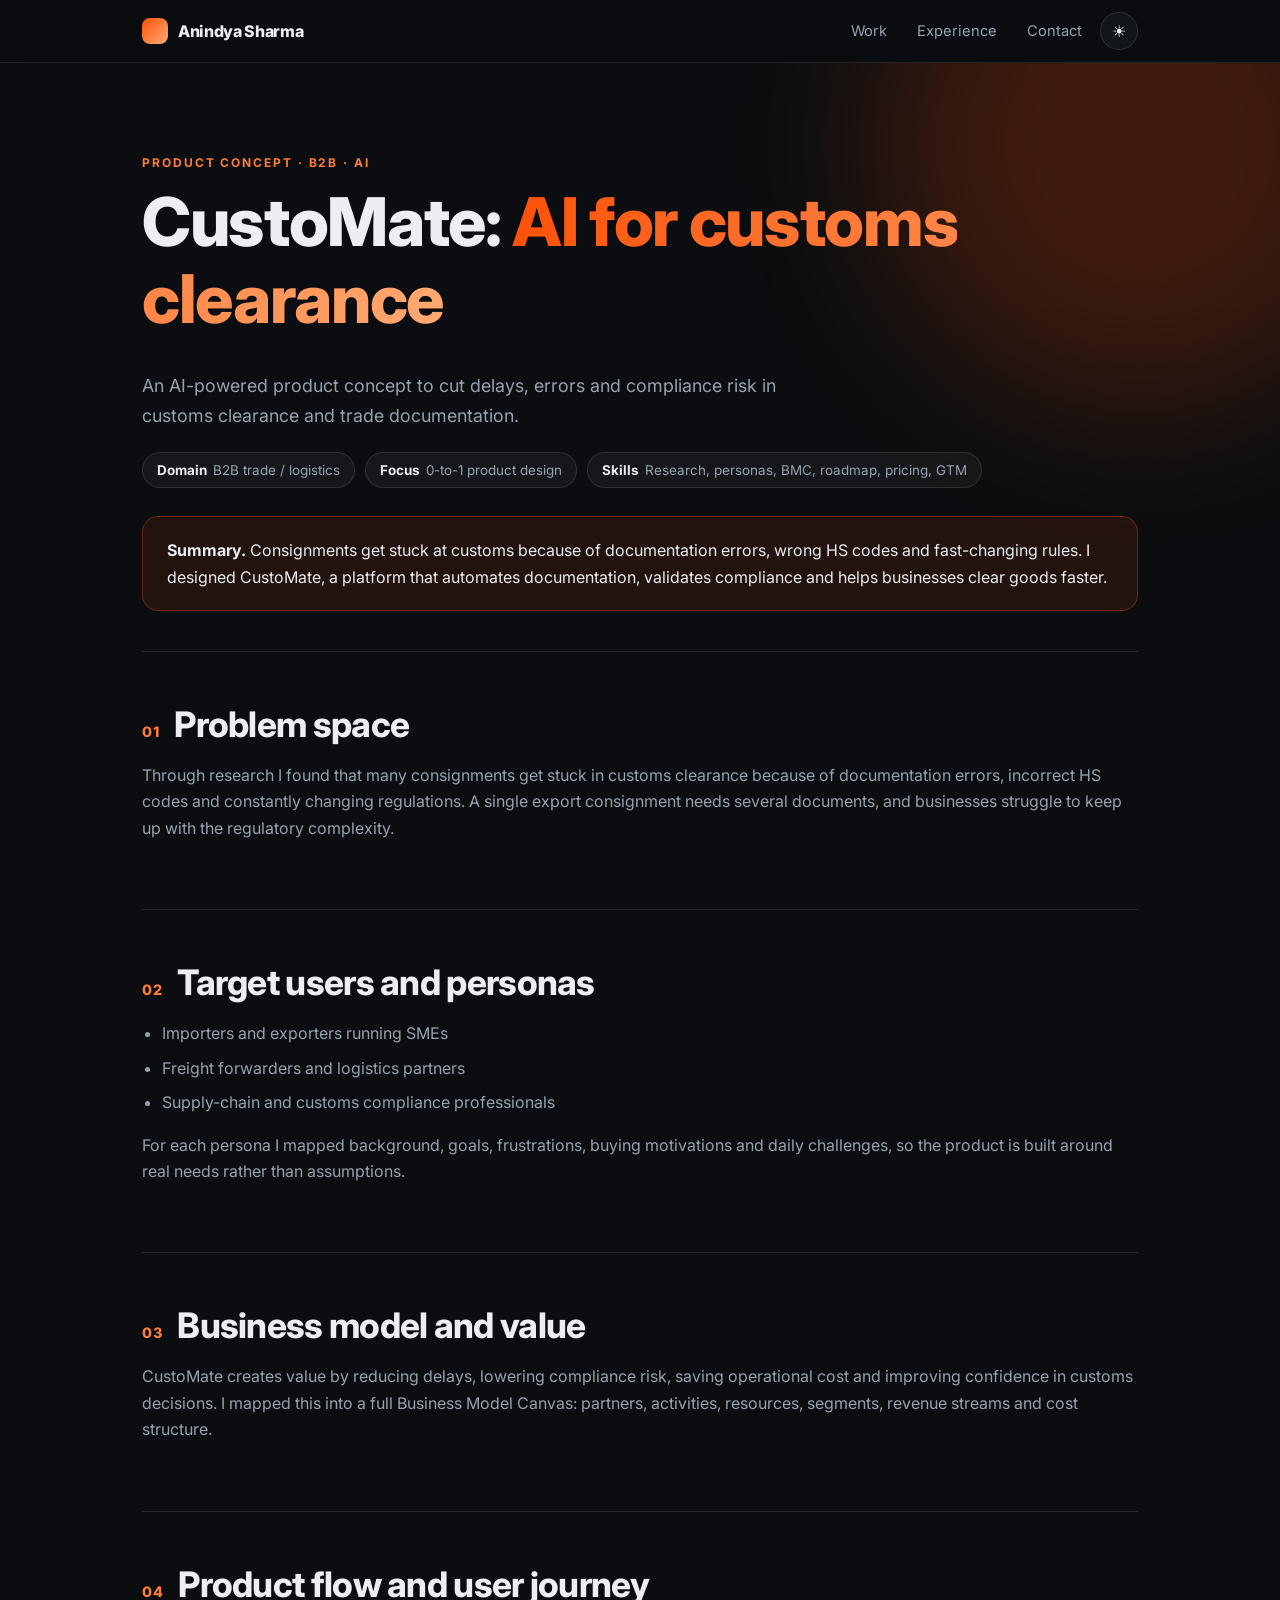
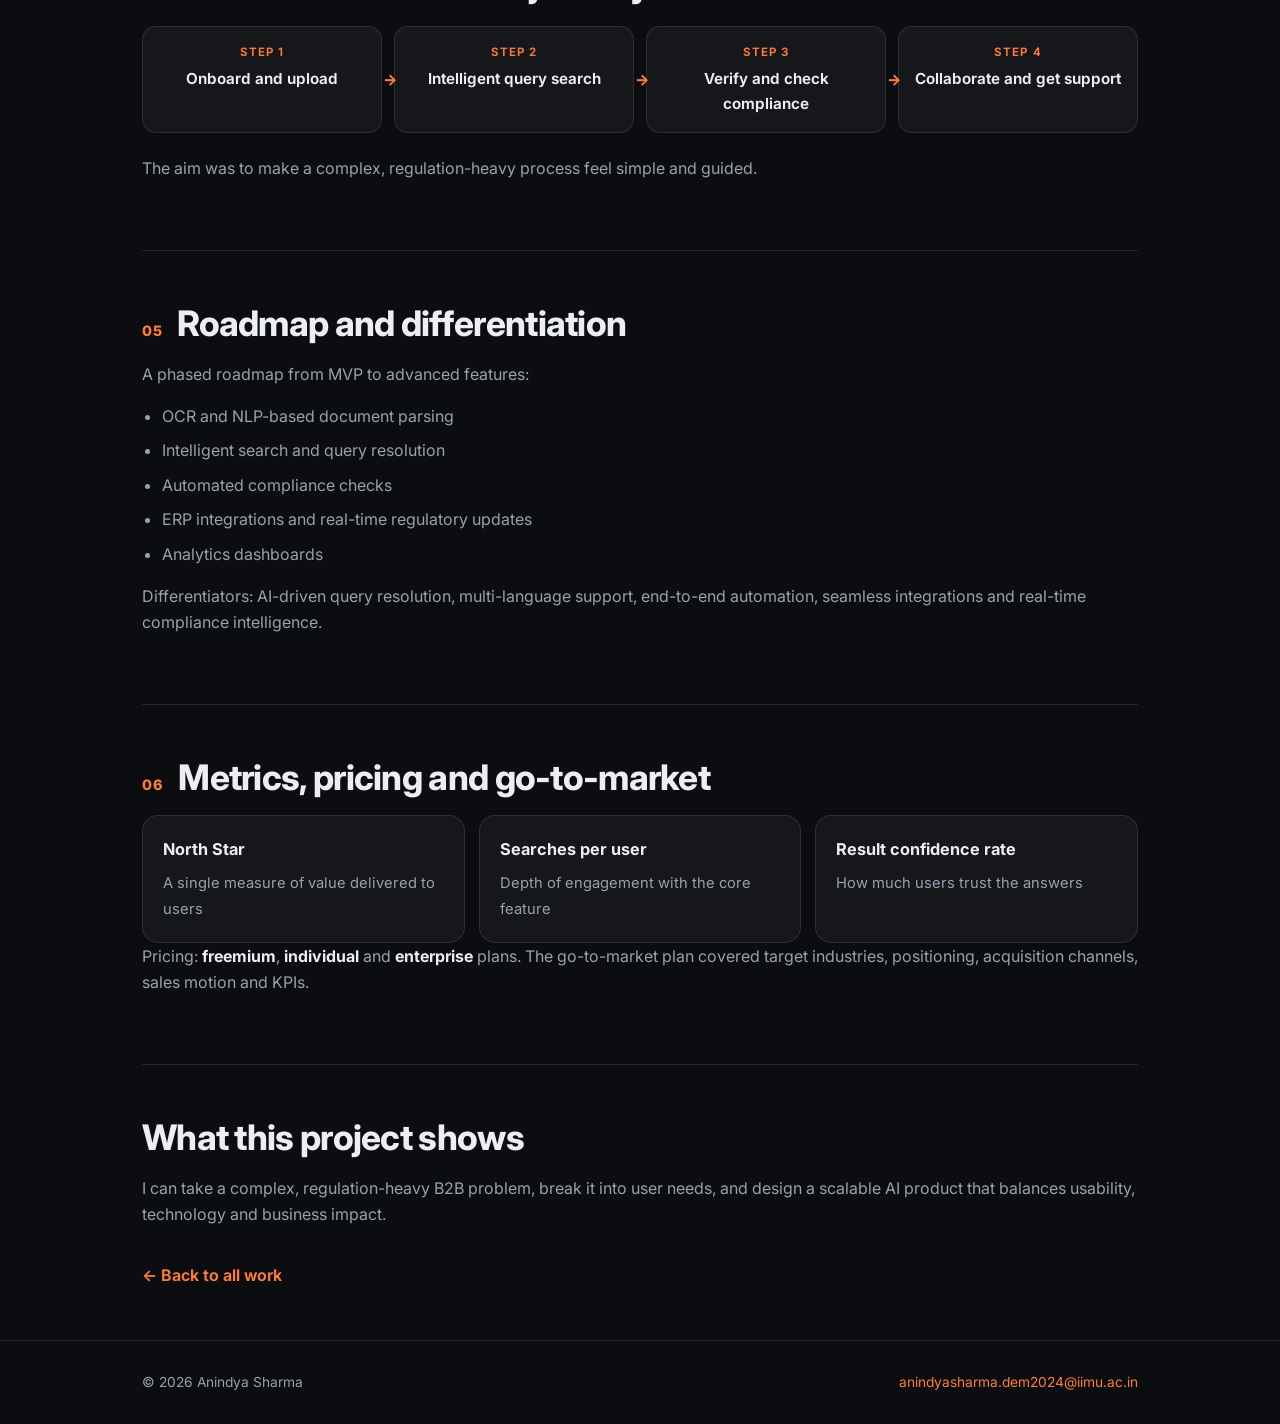
<file: customate.html>
<!DOCTYPE html>
<html lang="en">
<head>
<meta charset="utf-8">
<meta name="viewport" content="width=device-width, initial-scale=1">
<title>CustoMate: AI for customs clearance | Anindya Sharma</title>
<meta name="description" content="An AI-powered product concept to cut delays, errors and compliance risk in customs clearance and trade documentation.">
<meta name="theme-color" content="#0b0d10">
<link rel="preconnect" href="https://fonts.googleapis.com">
<link rel="preconnect" href="https://fonts.gstatic.com" crossorigin>
<link href="https://fonts.googleapis.com/css2?family=Inter:wght@400;500;600;700;800&display=swap" rel="stylesheet">
<link rel="stylesheet" href="style.css">
<script>
(function () {
  var d = document, r = d.documentElement;
  r.classList.add('js');

  try {
    var saved = localStorage.getItem('theme');
    if (saved) r.setAttribute('data-theme', saved);
  } catch (e) {}

  d.addEventListener('DOMContentLoaded', function () {
    /* theme toggle */
    var btn = d.getElementById('theme');
    function paint() {
      if (btn) btn.textContent = r.getAttribute('data-theme') === 'light' ? '\u263E' : '\u2600';
    }
    if (btn) {
      paint();
      btn.addEventListener('click', function () {
        var next = r.getAttribute('data-theme') === 'light' ? 'dark' : 'light';
        r.setAttribute('data-theme', next);
        try { localStorage.setItem('theme', next); } catch (e) {}
        paint();
      });
    }

    /* scroll reveal */
    var items = d.querySelectorAll('.reveal');
    if ('IntersectionObserver' in window) {
      var io = new IntersectionObserver(function (entries) {
        entries.forEach(function (e) {
          if (e.isIntersecting) { e.target.classList.add('in'); io.unobserve(e.target); }
        });
      }, { threshold: 0.12 });
      items.forEach(function (el) { io.observe(el); });
    } else {
      items.forEach(function (el) { el.classList.add('in'); });
    }

    /* reading progress bar */
    var bar = d.querySelector('.progress');
    if (bar) {
      var update = function () {
        var h = r.scrollHeight - r.clientHeight;
        bar.style.width = (h > 0 ? (r.scrollTop / h) * 100 : 0) + '%';
      };
      window.addEventListener('scroll', update, { passive: true });
      update();
    }

    /* rotating word in hero */
    var rot = d.getElementById('rot');
    if (rot && !window.matchMedia('(prefers-reduced-motion: reduce)').matches) {
      var words = ['product', 'analytics', 'AI'], i = 0;
      setInterval(function () {
        rot.style.opacity = 0;
        setTimeout(function () {
          i = (i + 1) % words.length;
          rot.textContent = words[i];
          rot.style.opacity = 1;
        }, 250);
      }, 2200);
    }
  });
})();

</script>
</head>
<body>
<div class="progress"></div>
<header class="nav">
  <div class="wrap">
    <a class="brand" href="index.html"><i></i>Anindya Sharma</a>
    <ul>
      <li><a href="index.html#work">Work</a></li>
      <li><a href="index.html#experience">Experience</a></li>
      <li><a href="index.html#contact">Contact</a></li>
      <li><button class="toggle" id="theme" aria-label="Toggle light and dark theme">&#9728;</button></li>
    </ul>
  </div>
</header>

<main class="case">
  <div class="case-hero">
    <div class="blob b1"></div>
    <div class="wrap">
      <div class="label">Product concept &middot; B2B &middot; AI</div>
      <h1>CustoMate: <span class="grad">AI for customs clearance</span></h1>
      <p class="lead" style="font-size:1.12rem;max-width:660px">An AI-powered product concept to cut delays, errors and compliance risk in customs clearance and trade documentation.</p>
      <div class="chips"><span class="chip"><b>Domain</b>B2B trade / logistics</span><span class="chip"><b>Focus</b>0-to-1 product design</span><span class="chip"><b>Skills</b>Research, personas, BMC, roadmap, pricing, GTM</span></div>
      <div class="callout"><b>Summary.</b> Consignments get stuck at customs because of documentation errors, wrong HS codes and fast-changing rules. I designed CustoMate, a platform that automates documentation, validates compliance and helps businesses clear goods faster.</div>
    </div>
  </div>
  <div class="wrap">

    <section class="reveal">
      <h2><em>01</em>Problem space</h2>
      <p>Through research I found that many consignments get stuck in customs clearance because of documentation errors, incorrect HS codes and constantly changing regulations. A single export consignment needs several documents, and businesses struggle to keep up with the regulatory complexity.</p>
    </section>

    <section class="reveal">
      <h2><em>02</em>Target users and personas</h2>
      <ul><li>Importers and exporters running SMEs</li><li>Freight forwarders and logistics partners</li><li>Supply-chain and customs compliance professionals</li></ul><p>For each persona I mapped background, goals, frustrations, buying motivations and daily challenges, so the product is built around real needs rather than assumptions.</p>
    </section>

    <section class="reveal">
      <h2><em>03</em>Business model and value</h2>
      <p>CustoMate creates value by reducing delays, lowering compliance risk, saving operational cost and improving confidence in customs decisions. I mapped this into a full Business Model Canvas: partners, activities, resources, segments, revenue streams and cost structure.</p>
    </section>

    <section class="reveal">
      <h2><em>04</em>Product flow and user journey</h2>
      <div class="flow"><div class="step"><small>STEP 1</small>Onboard and upload</div><div class="step"><small>STEP 2</small>Intelligent query search</div><div class="step"><small>STEP 3</small>Verify and check compliance</div><div class="step"><small>STEP 4</small>Collaborate and get support</div></div><p>The aim was to make a complex, regulation-heavy process feel simple and guided.</p>
    </section>

    <section class="reveal">
      <h2><em>05</em>Roadmap and differentiation</h2>
      <p>A phased roadmap from MVP to advanced features:</p><ul><li>OCR and NLP-based document parsing</li><li>Intelligent search and query resolution</li><li>Automated compliance checks</li><li>ERP integrations and real-time regulatory updates</li><li>Analytics dashboards</li></ul><p>Differentiators: AI-driven query resolution, multi-language support, end-to-end automation, seamless integrations and real-time compliance intelligence.</p>
    </section>

    <section class="reveal">
      <h2><em>06</em>Metrics, pricing and go-to-market</h2>
      <div class="metrics"><div class="metric"><b>North Star</b><span>A single measure of value delivered to users</span></div><div class="metric"><b>Searches per user</b><span>Depth of engagement with the core feature</span></div><div class="metric"><b>Result confidence rate</b><span>How much users trust the answers</span></div></div><p>Pricing: <b>freemium</b>, <b>individual</b> and <b>enterprise</b> plans. The go-to-market plan covered target industries, positioning, acquisition channels, sales motion and KPIs.</p>
    </section>

    <section class="reveal">
      <h2>What this project shows</h2>
      <p>I can take a complex, regulation-heavy B2B problem, break it into user needs, and design a scalable AI product that balances usability, technology and business impact.</p>
      <a class="back" href="index.html#work">&larr; Back to all work</a>
    </section>
  </div>
</main>
<footer>
  <div class="wrap">
    <span>&copy; 2026 Anindya Sharma</span>
    <a href="mailto:anindyasharma.dem2024@iimu.ac.in">anindyasharma.dem2024@iimu.ac.in</a>
  </div>
</footer>
</body>
</html>
</file>
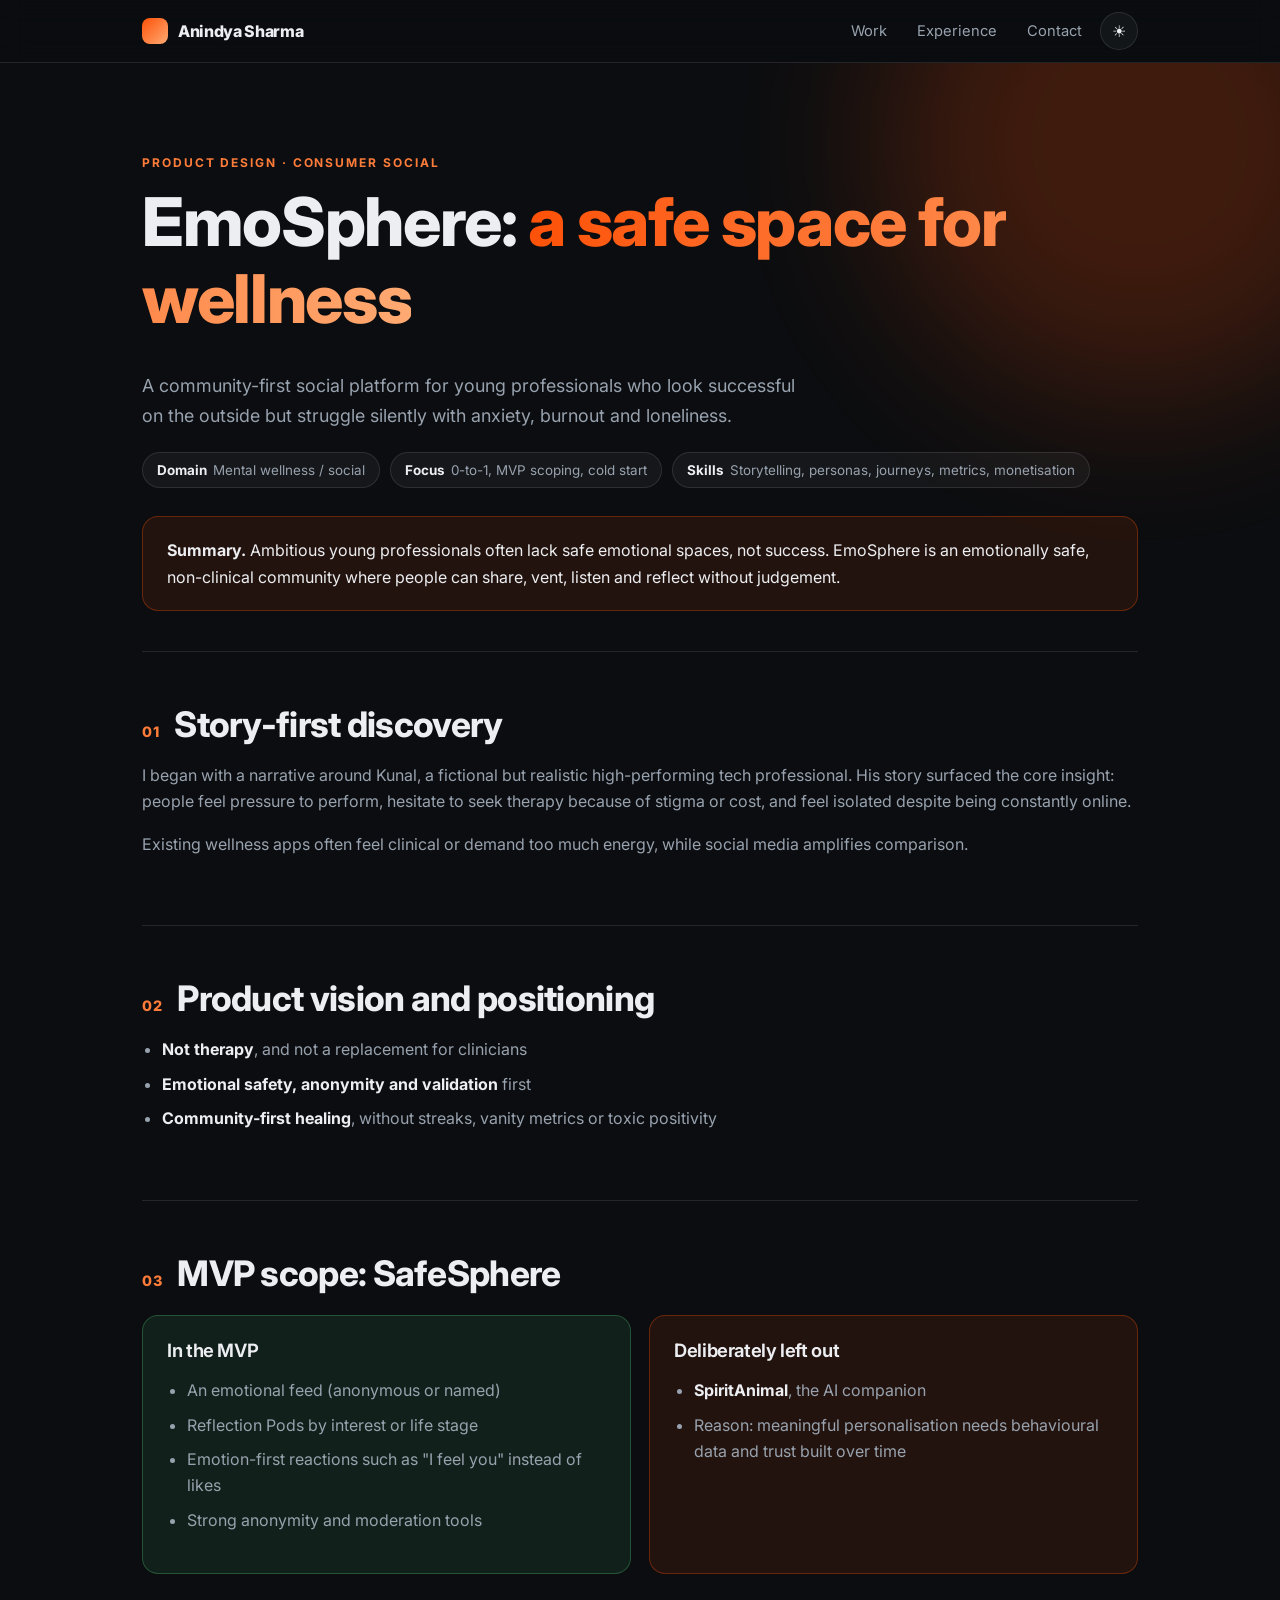
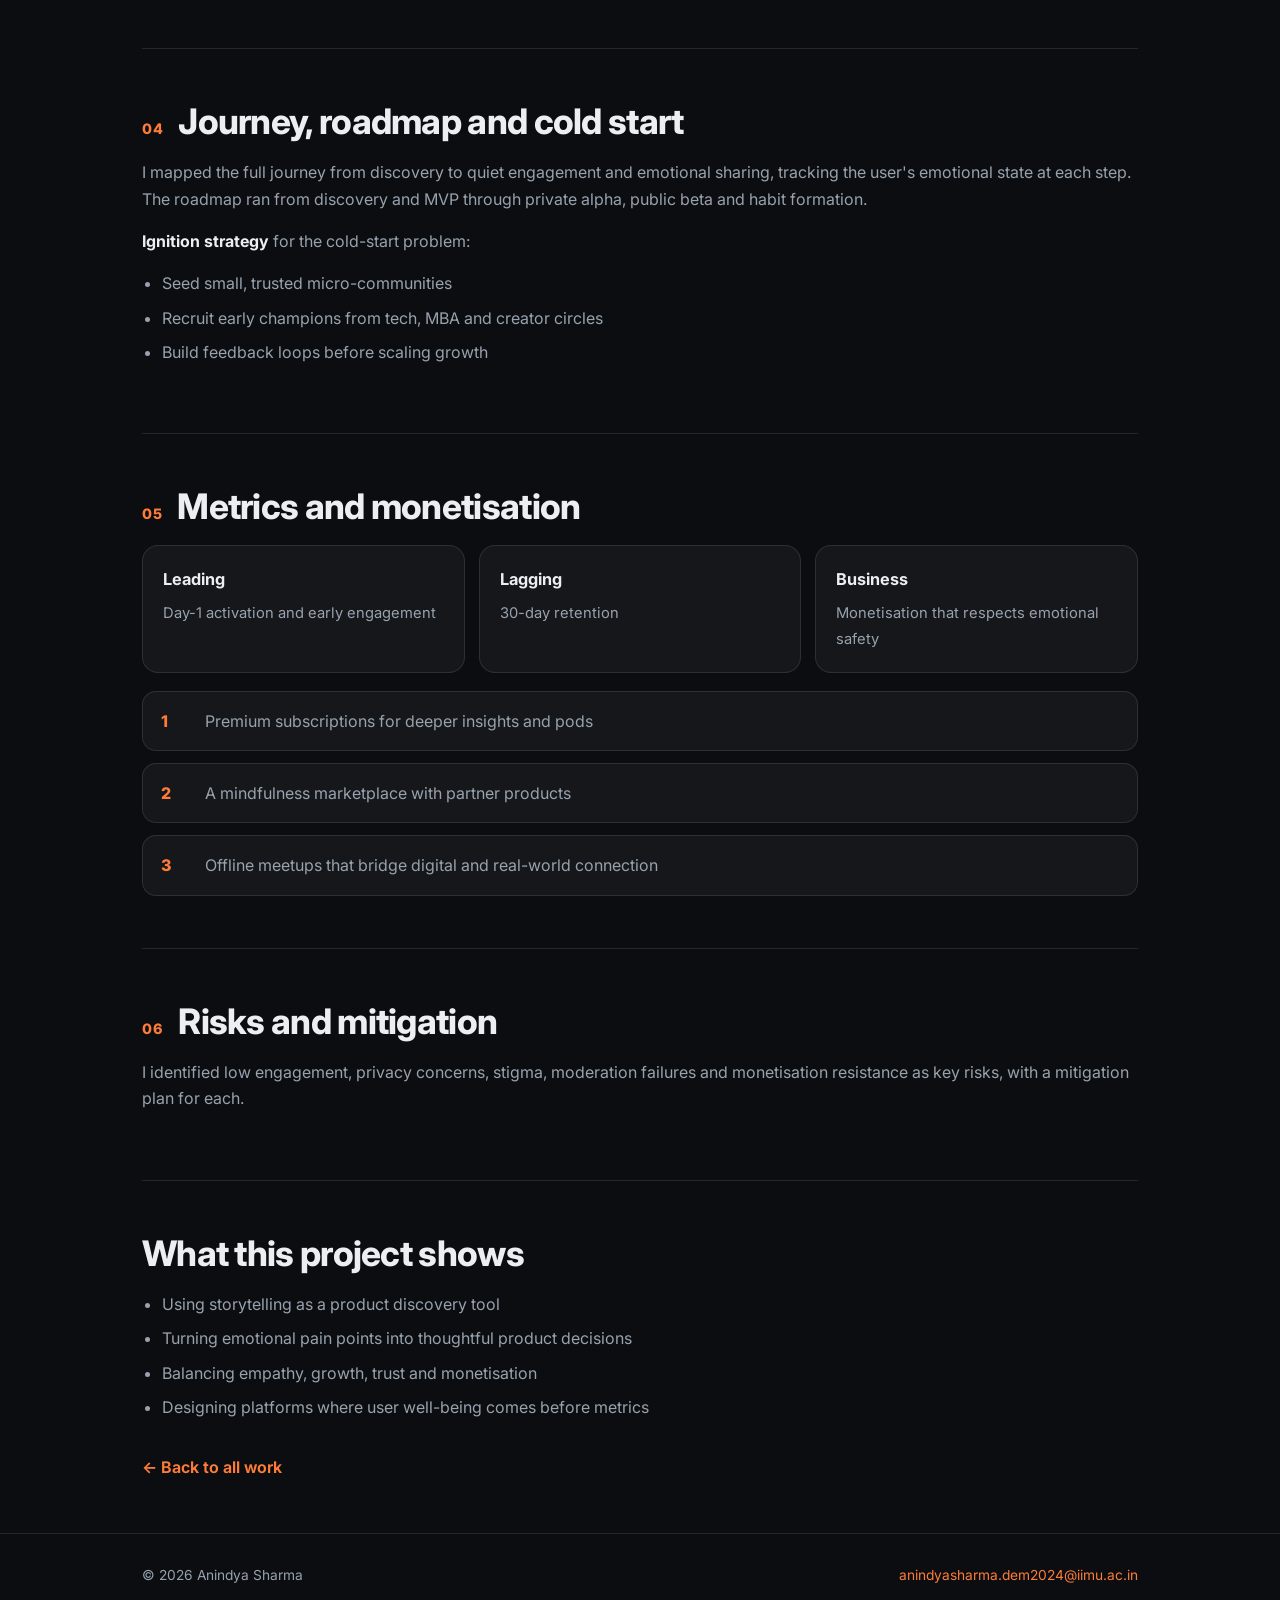
<file: emosphere.html>
<!DOCTYPE html>
<html lang="en">
<head>
<meta charset="utf-8">
<meta name="viewport" content="width=device-width, initial-scale=1">
<title>EmoSphere: a safe space for wellness | Anindya Sharma</title>
<meta name="description" content="A community-first social platform for young professionals who look successful on the outside but struggle silently with anxiety, burnout and loneliness.">
<meta name="theme-color" content="#0b0d10">
<link rel="preconnect" href="https://fonts.googleapis.com">
<link rel="preconnect" href="https://fonts.gstatic.com" crossorigin>
<link href="https://fonts.googleapis.com/css2?family=Inter:wght@400;500;600;700;800&display=swap" rel="stylesheet">
<link rel="stylesheet" href="style.css">
<script>
(function () {
  var d = document, r = d.documentElement;
  r.classList.add('js');

  try {
    var saved = localStorage.getItem('theme');
    if (saved) r.setAttribute('data-theme', saved);
  } catch (e) {}

  d.addEventListener('DOMContentLoaded', function () {
    /* theme toggle */
    var btn = d.getElementById('theme');
    function paint() {
      if (btn) btn.textContent = r.getAttribute('data-theme') === 'light' ? '\u263E' : '\u2600';
    }
    if (btn) {
      paint();
      btn.addEventListener('click', function () {
        var next = r.getAttribute('data-theme') === 'light' ? 'dark' : 'light';
        r.setAttribute('data-theme', next);
        try { localStorage.setItem('theme', next); } catch (e) {}
        paint();
      });
    }

    /* scroll reveal */
    var items = d.querySelectorAll('.reveal');
    if ('IntersectionObserver' in window) {
      var io = new IntersectionObserver(function (entries) {
        entries.forEach(function (e) {
          if (e.isIntersecting) { e.target.classList.add('in'); io.unobserve(e.target); }
        });
      }, { threshold: 0.12 });
      items.forEach(function (el) { io.observe(el); });
    } else {
      items.forEach(function (el) { el.classList.add('in'); });
    }

    /* reading progress bar */
    var bar = d.querySelector('.progress');
    if (bar) {
      var update = function () {
        var h = r.scrollHeight - r.clientHeight;
        bar.style.width = (h > 0 ? (r.scrollTop / h) * 100 : 0) + '%';
      };
      window.addEventListener('scroll', update, { passive: true });
      update();
    }

    /* rotating word in hero */
    var rot = d.getElementById('rot');
    if (rot && !window.matchMedia('(prefers-reduced-motion: reduce)').matches) {
      var words = ['product', 'analytics', 'AI'], i = 0;
      setInterval(function () {
        rot.style.opacity = 0;
        setTimeout(function () {
          i = (i + 1) % words.length;
          rot.textContent = words[i];
          rot.style.opacity = 1;
        }, 250);
      }, 2200);
    }
  });
})();

</script>
</head>
<body>
<div class="progress"></div>
<header class="nav">
  <div class="wrap">
    <a class="brand" href="index.html"><i></i>Anindya Sharma</a>
    <ul>
      <li><a href="index.html#work">Work</a></li>
      <li><a href="index.html#experience">Experience</a></li>
      <li><a href="index.html#contact">Contact</a></li>
      <li><button class="toggle" id="theme" aria-label="Toggle light and dark theme">&#9728;</button></li>
    </ul>
  </div>
</header>

<main class="case">
  <div class="case-hero">
    <div class="blob b1"></div>
    <div class="wrap">
      <div class="label">Product design &middot; Consumer social</div>
      <h1>EmoSphere: <span class="grad">a safe space for wellness</span></h1>
      <p class="lead" style="font-size:1.12rem;max-width:660px">A community-first social platform for young professionals who look successful on the outside but struggle silently with anxiety, burnout and loneliness.</p>
      <div class="chips"><span class="chip"><b>Domain</b>Mental wellness / social</span><span class="chip"><b>Focus</b>0-to-1, MVP scoping, cold start</span><span class="chip"><b>Skills</b>Storytelling, personas, journeys, metrics, monetisation</span></div>
      <div class="callout"><b>Summary.</b> Ambitious young professionals often lack safe emotional spaces, not success. EmoSphere is an emotionally safe, non-clinical community where people can share, vent, listen and reflect without judgement.</div>
    </div>
  </div>
  <div class="wrap">

    <section class="reveal">
      <h2><em>01</em>Story-first discovery</h2>
      <p>I began with a narrative around Kunal, a fictional but realistic high-performing tech professional. His story surfaced the core insight: people feel pressure to perform, hesitate to seek therapy because of stigma or cost, and feel isolated despite being constantly online.</p><p>Existing wellness apps often feel clinical or demand too much energy, while social media amplifies comparison.</p>
    </section>

    <section class="reveal">
      <h2><em>02</em>Product vision and positioning</h2>
      <ul><li><b>Not therapy</b>, and not a replacement for clinicians</li><li><b>Emotional safety, anonymity and validation</b> first</li><li><b>Community-first healing</b>, without streaks, vanity metrics or toxic positivity</li></ul>
    </section>

    <section class="reveal">
      <h2><em>03</em>MVP scope: SafeSphere</h2>
      <div class="two"><div class="box good"><h3>In the MVP</h3><ul><li>An emotional feed (anonymous or named)</li><li>Reflection Pods by interest or life stage</li><li>Emotion-first reactions such as "I feel you" instead of likes</li><li>Strong anonymity and moderation tools</li></ul></div><div class="box fix"><h3>Deliberately left out</h3><ul><li><b>SpiritAnimal</b>, the AI companion</li><li>Reason: meaningful personalisation needs behavioural data and trust built over time</li></ul></div></div>
    </section>

    <section class="reveal">
      <h2><em>04</em>Journey, roadmap and cold start</h2>
      <p>I mapped the full journey from discovery to quiet engagement and emotional sharing, tracking the user's emotional state at each step. The roadmap ran from discovery and MVP through private alpha, public beta and habit formation.</p><p><b>Ignition strategy</b> for the cold-start problem:</p><ul><li>Seed small, trusted micro-communities</li><li>Recruit early champions from tech, MBA and creator circles</li><li>Build feedback loops before scaling growth</li></ul>
    </section>

    <section class="reveal">
      <h2><em>05</em>Metrics and monetisation</h2>
      <div class="metrics"><div class="metric"><b>Leading</b><span>Day-1 activation and early engagement</span></div><div class="metric"><b>Lagging</b><span>30-day retention</span></div><div class="metric"><b>Business</b><span>Monetisation that respects emotional safety</span></div></div><div class="hyp"><div class="h"><i>1</i><p>Premium subscriptions for deeper insights and pods</p></div><div class="h"><i>2</i><p>A mindfulness marketplace with partner products</p></div><div class="h"><i>3</i><p>Offline meetups that bridge digital and real-world connection</p></div></div>
    </section>

    <section class="reveal">
      <h2><em>06</em>Risks and mitigation</h2>
      <p>I identified low engagement, privacy concerns, stigma, moderation failures and monetisation resistance as key risks, with a mitigation plan for each.</p>
    </section>

    <section class="reveal">
      <h2>What this project shows</h2>
      <ul><li>Using storytelling as a product discovery tool</li><li>Turning emotional pain points into thoughtful product decisions</li><li>Balancing empathy, growth, trust and monetisation</li><li>Designing platforms where user well-being comes before metrics</li></ul>
      <a class="back" href="index.html#work">&larr; Back to all work</a>
    </section>
  </div>
</main>
<footer>
  <div class="wrap">
    <span>&copy; 2026 Anindya Sharma</span>
    <a href="mailto:anindyasharma.dem2024@iimu.ac.in">anindyasharma.dem2024@iimu.ac.in</a>
  </div>
</footer>
</body>
</html>
</file>
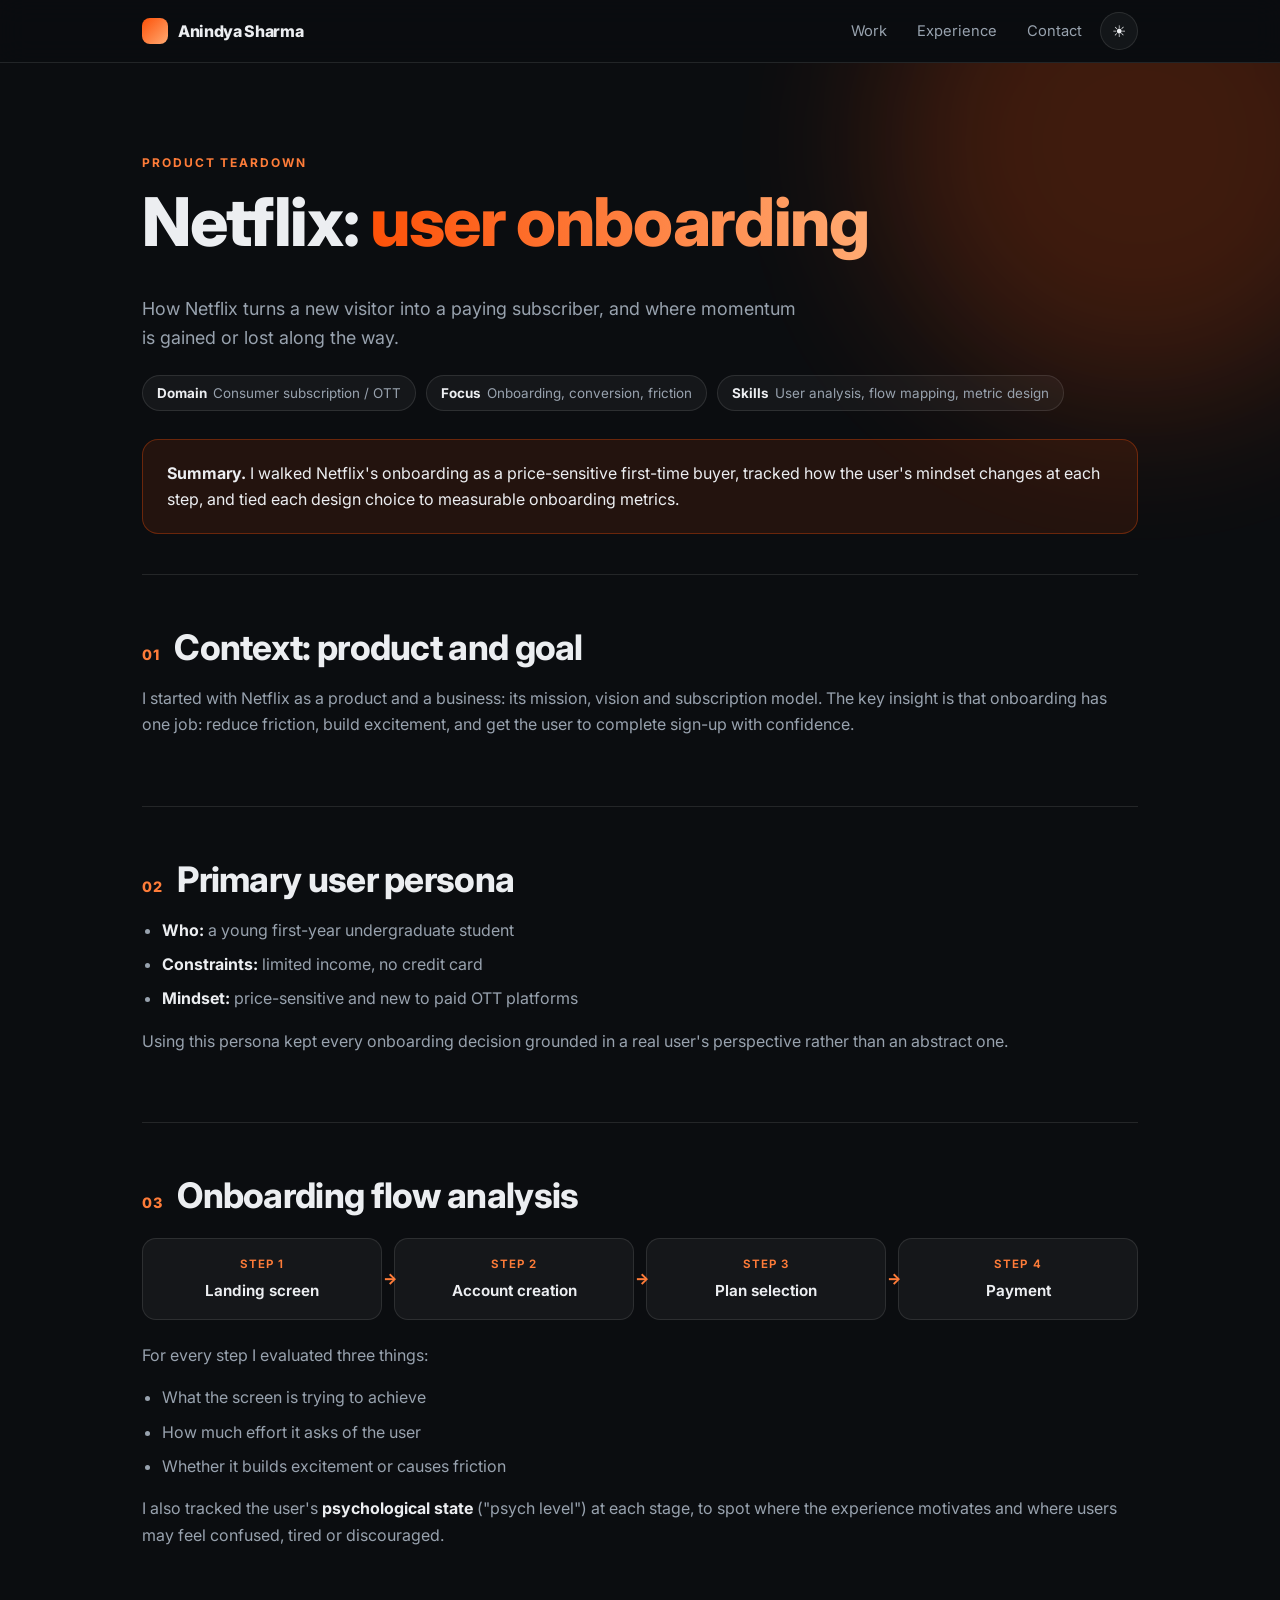
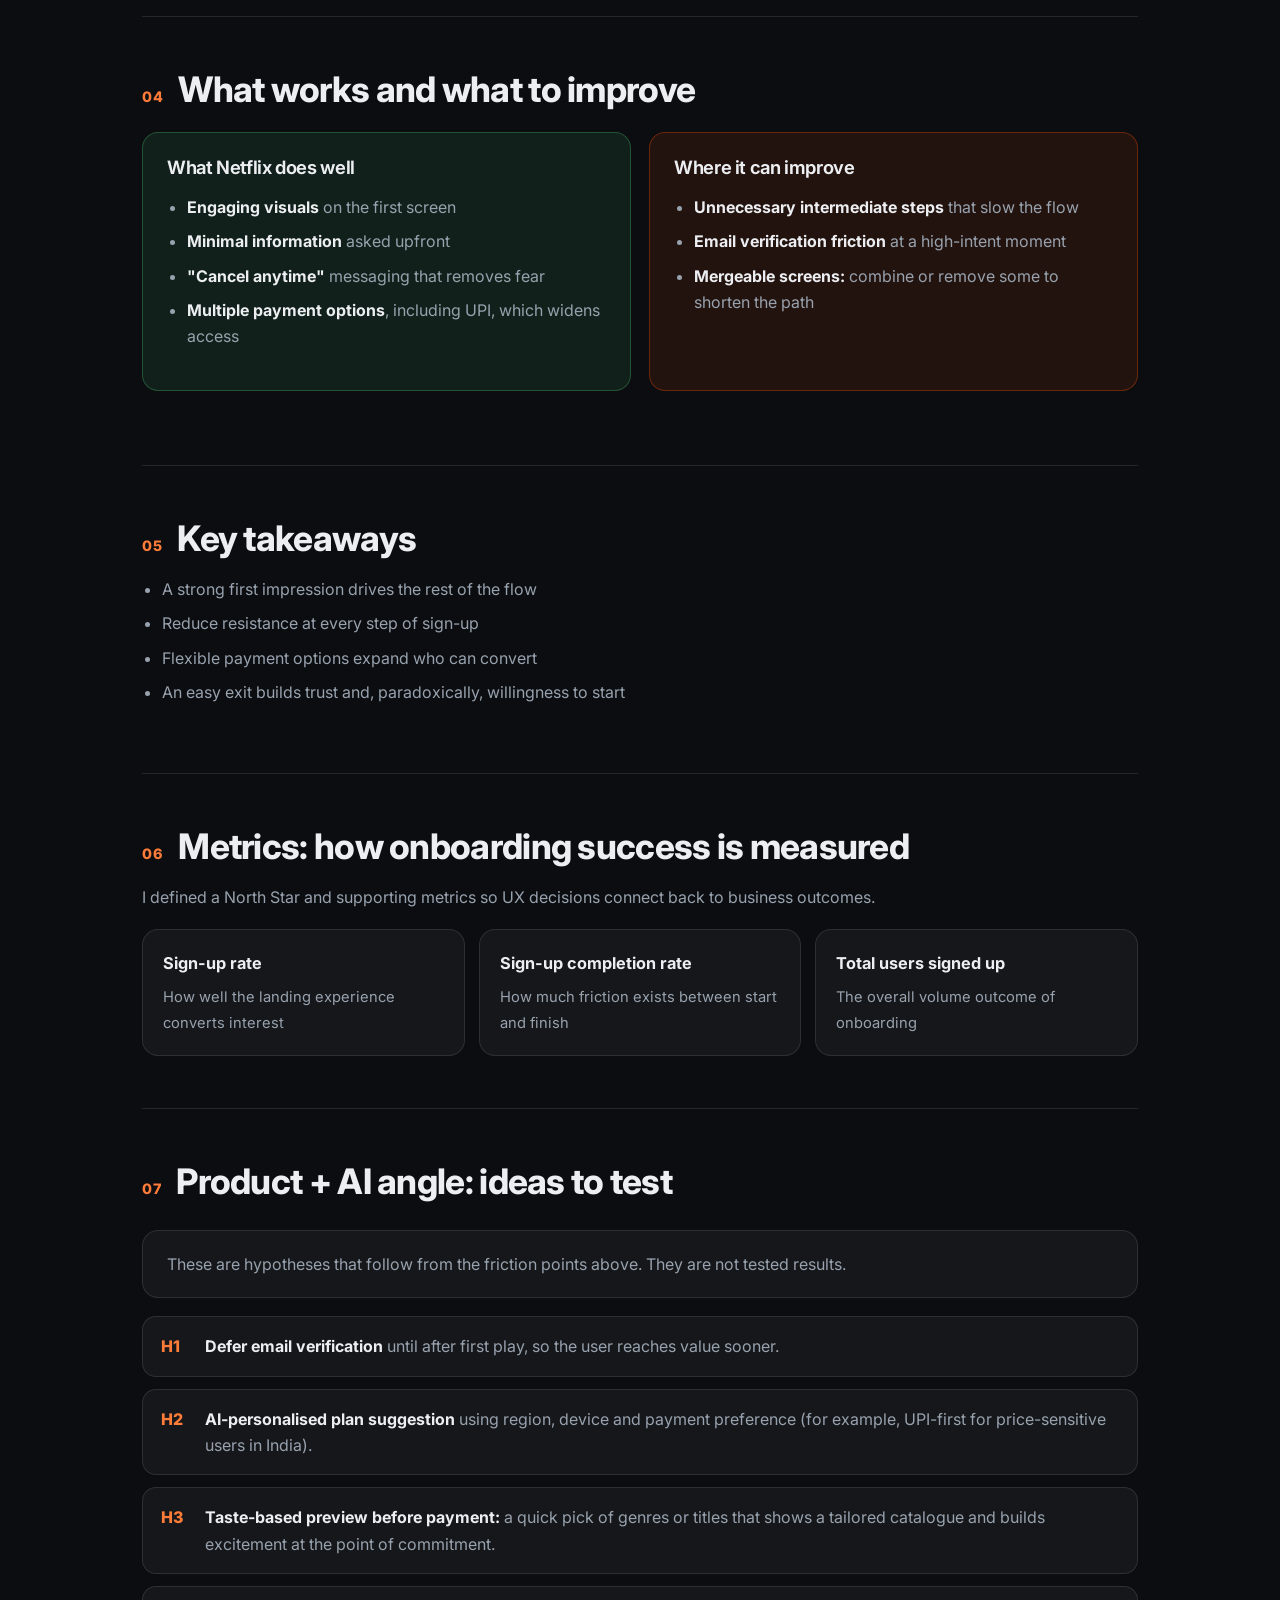
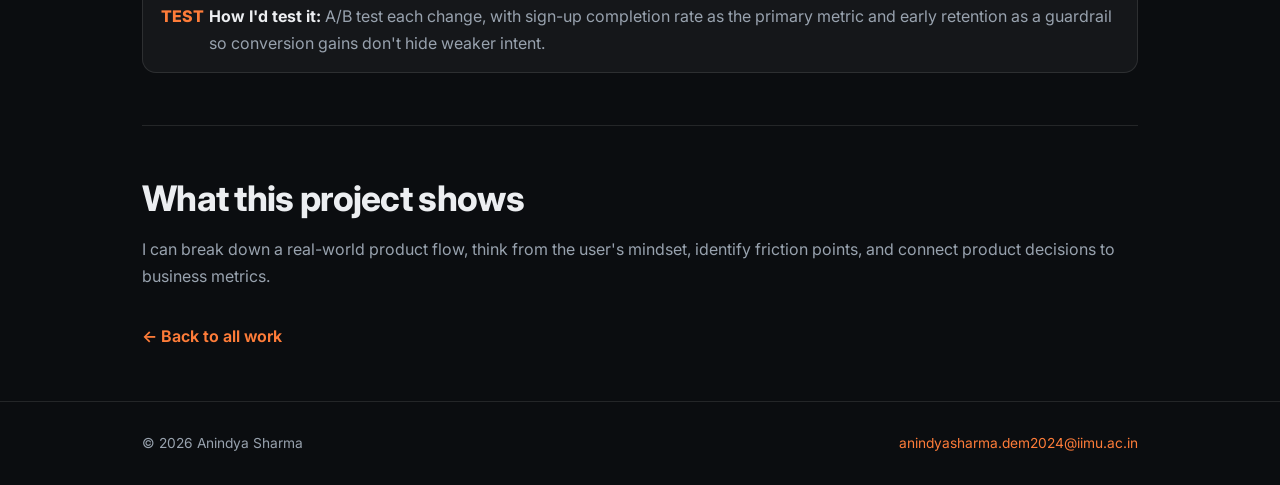
<file: netflix-onboarding.html>
<!DOCTYPE html>
<html lang="en">
<head>
<meta charset="utf-8">
<meta name="viewport" content="width=device-width, initial-scale=1">
<title>Netflix: user onboarding | Anindya Sharma</title>
<meta name="description" content="How Netflix turns a new visitor into a paying subscriber, and where momentum is gained or lost along the way.">
<meta name="theme-color" content="#0b0d10">
<link rel="preconnect" href="https://fonts.googleapis.com">
<link rel="preconnect" href="https://fonts.gstatic.com" crossorigin>
<link href="https://fonts.googleapis.com/css2?family=Inter:wght@400;500;600;700;800&display=swap" rel="stylesheet">
<link rel="stylesheet" href="style.css">
<script>
(function () {
  var d = document, r = d.documentElement;
  r.classList.add('js');

  try {
    var saved = localStorage.getItem('theme');
    if (saved) r.setAttribute('data-theme', saved);
  } catch (e) {}

  d.addEventListener('DOMContentLoaded', function () {
    /* theme toggle */
    var btn = d.getElementById('theme');
    function paint() {
      if (btn) btn.textContent = r.getAttribute('data-theme') === 'light' ? '\u263E' : '\u2600';
    }
    if (btn) {
      paint();
      btn.addEventListener('click', function () {
        var next = r.getAttribute('data-theme') === 'light' ? 'dark' : 'light';
        r.setAttribute('data-theme', next);
        try { localStorage.setItem('theme', next); } catch (e) {}
        paint();
      });
    }

    /* scroll reveal */
    var items = d.querySelectorAll('.reveal');
    if ('IntersectionObserver' in window) {
      var io = new IntersectionObserver(function (entries) {
        entries.forEach(function (e) {
          if (e.isIntersecting) { e.target.classList.add('in'); io.unobserve(e.target); }
        });
      }, { threshold: 0.12 });
      items.forEach(function (el) { io.observe(el); });
    } else {
      items.forEach(function (el) { el.classList.add('in'); });
    }

    /* reading progress bar */
    var bar = d.querySelector('.progress');
    if (bar) {
      var update = function () {
        var h = r.scrollHeight - r.clientHeight;
        bar.style.width = (h > 0 ? (r.scrollTop / h) * 100 : 0) + '%';
      };
      window.addEventListener('scroll', update, { passive: true });
      update();
    }

    /* rotating word in hero */
    var rot = d.getElementById('rot');
    if (rot && !window.matchMedia('(prefers-reduced-motion: reduce)').matches) {
      var words = ['product', 'analytics', 'AI'], i = 0;
      setInterval(function () {
        rot.style.opacity = 0;
        setTimeout(function () {
          i = (i + 1) % words.length;
          rot.textContent = words[i];
          rot.style.opacity = 1;
        }, 250);
      }, 2200);
    }
  });
})();

</script>
</head>
<body>
<div class="progress"></div>
<header class="nav">
  <div class="wrap">
    <a class="brand" href="index.html"><i></i>Anindya Sharma</a>
    <ul>
      <li><a href="index.html#work">Work</a></li>
      <li><a href="index.html#experience">Experience</a></li>
      <li><a href="index.html#contact">Contact</a></li>
      <li><button class="toggle" id="theme" aria-label="Toggle light and dark theme">&#9728;</button></li>
    </ul>
  </div>
</header>

<main class="case">
  <div class="case-hero">
    <div class="blob b1"></div>
    <div class="wrap">
      <div class="label">Product teardown</div>
      <h1>Netflix: <span class="grad">user onboarding</span></h1>
      <p class="lead" style="font-size:1.12rem;max-width:660px">How Netflix turns a new visitor into a paying subscriber, and where momentum is gained or lost along the way.</p>
      <div class="chips"><span class="chip"><b>Domain</b>Consumer subscription / OTT</span><span class="chip"><b>Focus</b>Onboarding, conversion, friction</span><span class="chip"><b>Skills</b>User analysis, flow mapping, metric design</span></div>
      <div class="callout"><b>Summary.</b> I walked Netflix's onboarding as a price-sensitive first-time buyer, tracked how the user's mindset changes at each step, and tied each design choice to measurable onboarding metrics.</div>
    </div>
  </div>
  <div class="wrap">

    <section class="reveal">
      <h2><em>01</em>Context: product and goal</h2>
      <p>I started with Netflix as a product and a business: its mission, vision and subscription model. The key insight is that onboarding has one job: reduce friction, build excitement, and get the user to complete sign-up with confidence.</p>
    </section>

    <section class="reveal">
      <h2><em>02</em>Primary user persona</h2>
      <ul><li><b>Who:</b> a young first-year undergraduate student</li><li><b>Constraints:</b> limited income, no credit card</li><li><b>Mindset:</b> price-sensitive and new to paid OTT platforms</li></ul><p>Using this persona kept every onboarding decision grounded in a real user's perspective rather than an abstract one.</p>
    </section>

    <section class="reveal">
      <h2><em>03</em>Onboarding flow analysis</h2>
      <div class="flow"><div class="step"><small>STEP 1</small>Landing screen</div><div class="step"><small>STEP 2</small>Account creation</div><div class="step"><small>STEP 3</small>Plan selection</div><div class="step"><small>STEP 4</small>Payment</div></div><p>For every step I evaluated three things:</p><ul><li>What the screen is trying to achieve</li><li>How much effort it asks of the user</li><li>Whether it builds excitement or causes friction</li></ul><p>I also tracked the user's <b>psychological state</b> ("psych level") at each stage, to spot where the experience motivates and where users may feel confused, tired or discouraged.</p>
    </section>

    <section class="reveal">
      <h2><em>04</em>What works and what to improve</h2>
      <div class="two"><div class="box good"><h3>What Netflix does well</h3><ul><li><b>Engaging visuals</b> on the first screen</li><li><b>Minimal information</b> asked upfront</li><li><b>"Cancel anytime"</b> messaging that removes fear</li><li><b>Multiple payment options</b>, including UPI, which widens access</li></ul></div><div class="box fix"><h3>Where it can improve</h3><ul><li><b>Unnecessary intermediate steps</b> that slow the flow</li><li><b>Email verification friction</b> at a high-intent moment</li><li><b>Mergeable screens:</b> combine or remove some to shorten the path</li></ul></div></div>
    </section>

    <section class="reveal">
      <h2><em>05</em>Key takeaways</h2>
      <ul><li>A strong first impression drives the rest of the flow</li><li>Reduce resistance at every step of sign-up</li><li>Flexible payment options expand who can convert</li><li>An easy exit builds trust and, paradoxically, willingness to start</li></ul>
    </section>

    <section class="reveal">
      <h2><em>06</em>Metrics: how onboarding success is measured</h2>
      <p>I defined a North Star and supporting metrics so UX decisions connect back to business outcomes.</p><div class="metrics"><div class="metric"><b>Sign-up rate</b><span>How well the landing experience converts interest</span></div><div class="metric"><b>Sign-up completion rate</b><span>How much friction exists between start and finish</span></div><div class="metric"><b>Total users signed up</b><span>The overall volume outcome of onboarding</span></div></div>
    </section>

    <section class="reveal">
      <h2><em>07</em>Product + AI angle: ideas to test</h2>
      <div class="callout grey">These are hypotheses that follow from the friction points above. They are not tested results.</div><div class="hyp"><div class="h"><i>H1</i><p><b>Defer email verification</b> until after first play, so the user reaches value sooner.</p></div><div class="h"><i>H2</i><p><b>AI-personalised plan suggestion</b> using region, device and payment preference (for example, UPI-first for price-sensitive users in India).</p></div><div class="h"><i>H3</i><p><b>Taste-based preview before payment:</b> a quick pick of genres or titles that shows a tailored catalogue and builds excitement at the point of commitment.</p></div><div class="h"><i>TEST</i><p><b>How I'd test it:</b> A/B test each change, with sign-up completion rate as the primary metric and early retention as a guardrail so conversion gains don't hide weaker intent.</p></div></div>
    </section>

    <section class="reveal">
      <h2>What this project shows</h2>
      <p>I can break down a real-world product flow, think from the user's mindset, identify friction points, and connect product decisions to business metrics.</p>
      <a class="back" href="index.html#work">&larr; Back to all work</a>
    </section>
  </div>
</main>
<footer>
  <div class="wrap">
    <span>&copy; 2026 Anindya Sharma</span>
    <a href="mailto:anindyasharma.dem2024@iimu.ac.in">anindyasharma.dem2024@iimu.ac.in</a>
  </div>
</footer>
</body>
</html>
</file>
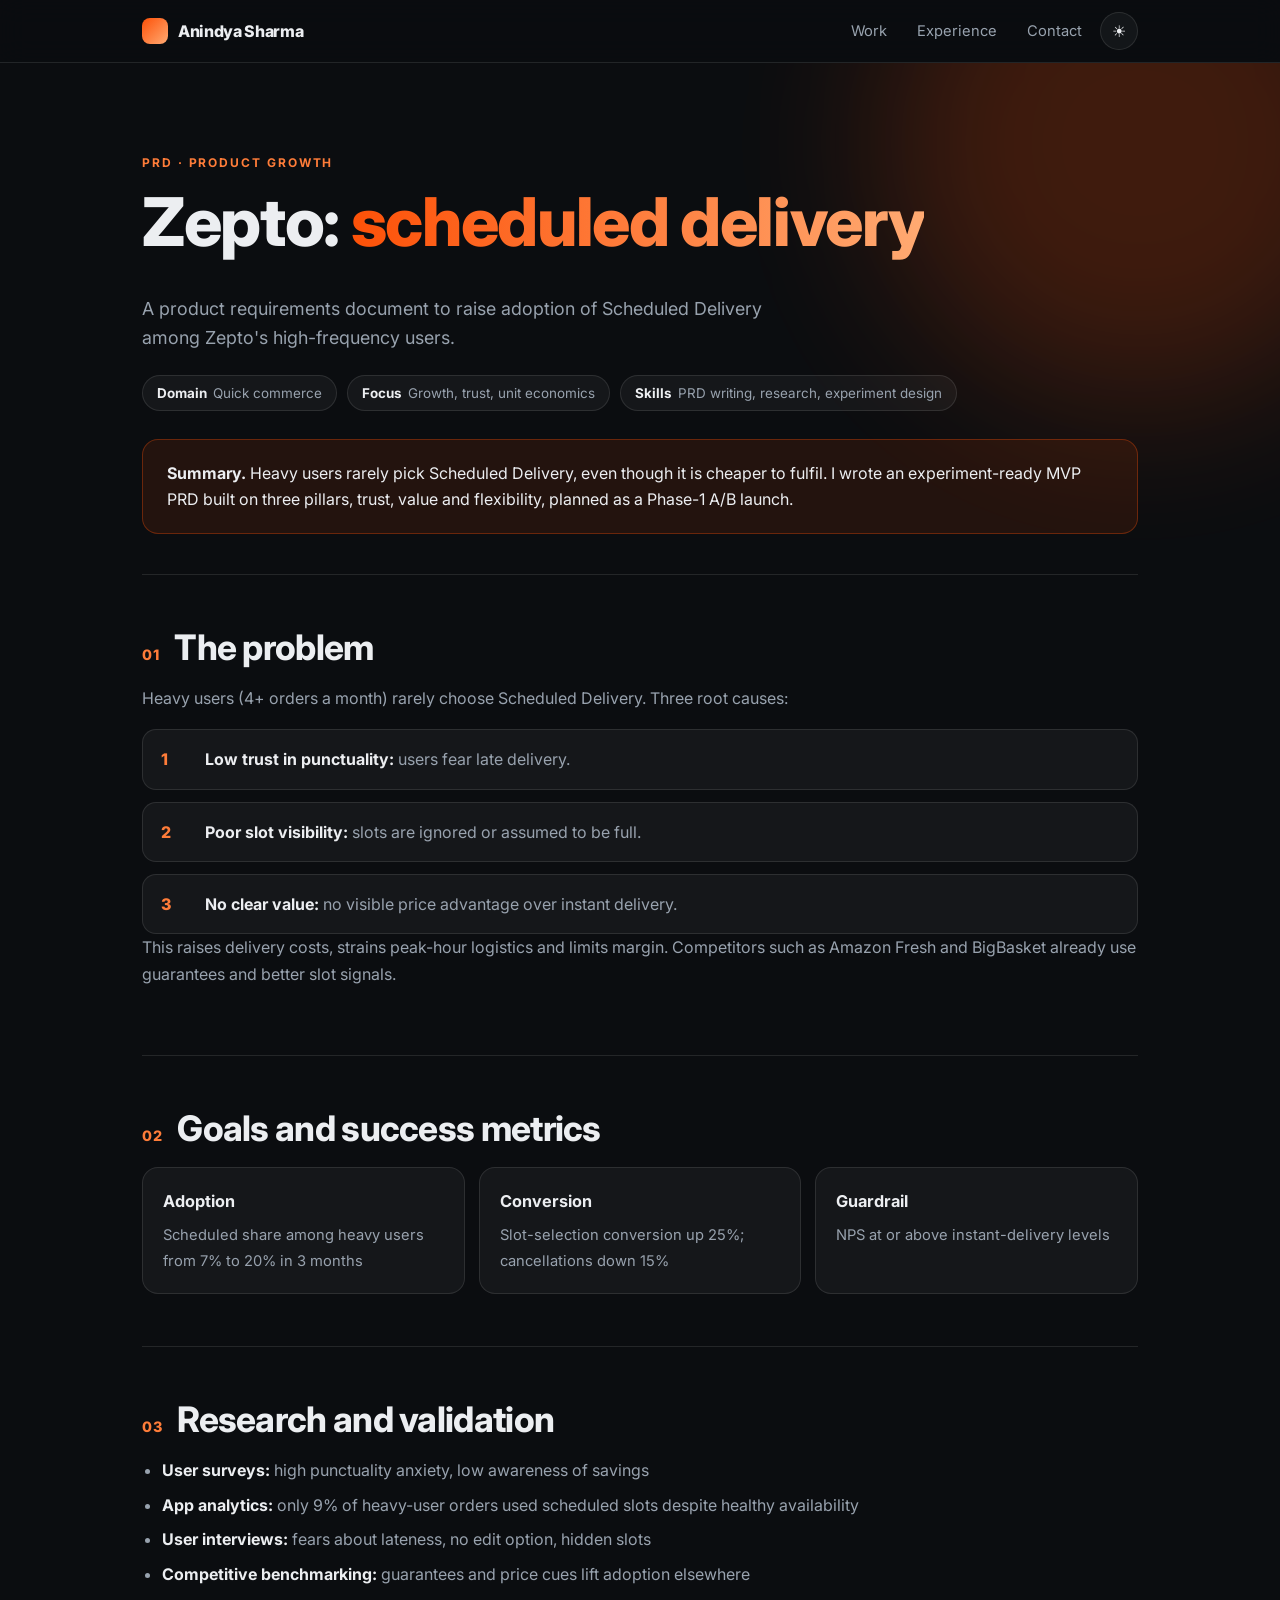
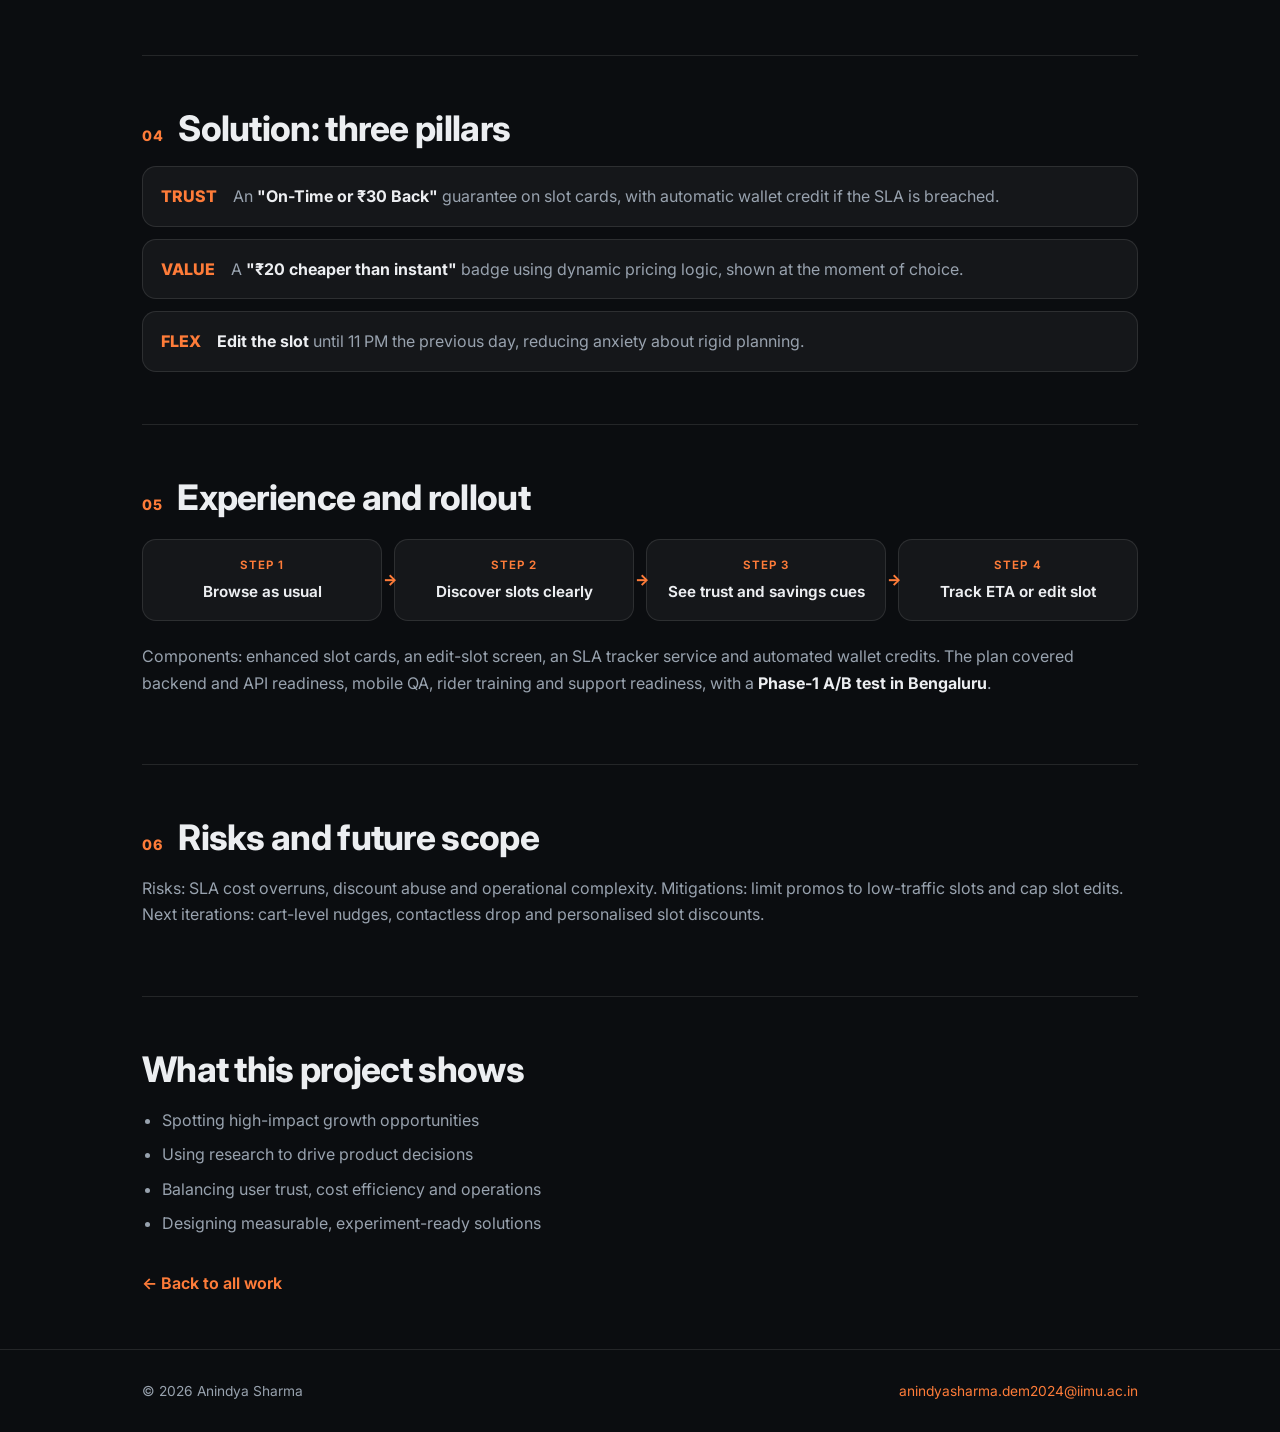
<file: zepto-scheduled-delivery.html>
<!DOCTYPE html>
<html lang="en">
<head>
<meta charset="utf-8">
<meta name="viewport" content="width=device-width, initial-scale=1">
<title>Zepto: scheduled delivery | Anindya Sharma</title>
<meta name="description" content="A product requirements document to raise adoption of Scheduled Delivery among Zepto&#x27;s high-frequency users.">
<meta name="theme-color" content="#0b0d10">
<link rel="preconnect" href="https://fonts.googleapis.com">
<link rel="preconnect" href="https://fonts.gstatic.com" crossorigin>
<link href="https://fonts.googleapis.com/css2?family=Inter:wght@400;500;600;700;800&display=swap" rel="stylesheet">
<link rel="stylesheet" href="style.css">
<script>
(function () {
  var d = document, r = d.documentElement;
  r.classList.add('js');

  try {
    var saved = localStorage.getItem('theme');
    if (saved) r.setAttribute('data-theme', saved);
  } catch (e) {}

  d.addEventListener('DOMContentLoaded', function () {
    /* theme toggle */
    var btn = d.getElementById('theme');
    function paint() {
      if (btn) btn.textContent = r.getAttribute('data-theme') === 'light' ? '\u263E' : '\u2600';
    }
    if (btn) {
      paint();
      btn.addEventListener('click', function () {
        var next = r.getAttribute('data-theme') === 'light' ? 'dark' : 'light';
        r.setAttribute('data-theme', next);
        try { localStorage.setItem('theme', next); } catch (e) {}
        paint();
      });
    }

    /* scroll reveal */
    var items = d.querySelectorAll('.reveal');
    if ('IntersectionObserver' in window) {
      var io = new IntersectionObserver(function (entries) {
        entries.forEach(function (e) {
          if (e.isIntersecting) { e.target.classList.add('in'); io.unobserve(e.target); }
        });
      }, { threshold: 0.12 });
      items.forEach(function (el) { io.observe(el); });
    } else {
      items.forEach(function (el) { el.classList.add('in'); });
    }

    /* reading progress bar */
    var bar = d.querySelector('.progress');
    if (bar) {
      var update = function () {
        var h = r.scrollHeight - r.clientHeight;
        bar.style.width = (h > 0 ? (r.scrollTop / h) * 100 : 0) + '%';
      };
      window.addEventListener('scroll', update, { passive: true });
      update();
    }

    /* rotating word in hero */
    var rot = d.getElementById('rot');
    if (rot && !window.matchMedia('(prefers-reduced-motion: reduce)').matches) {
      var words = ['product', 'analytics', 'AI'], i = 0;
      setInterval(function () {
        rot.style.opacity = 0;
        setTimeout(function () {
          i = (i + 1) % words.length;
          rot.textContent = words[i];
          rot.style.opacity = 1;
        }, 250);
      }, 2200);
    }
  });
})();

</script>
</head>
<body>
<div class="progress"></div>
<header class="nav">
  <div class="wrap">
    <a class="brand" href="index.html"><i></i>Anindya Sharma</a>
    <ul>
      <li><a href="index.html#work">Work</a></li>
      <li><a href="index.html#experience">Experience</a></li>
      <li><a href="index.html#contact">Contact</a></li>
      <li><button class="toggle" id="theme" aria-label="Toggle light and dark theme">&#9728;</button></li>
    </ul>
  </div>
</header>

<main class="case">
  <div class="case-hero">
    <div class="blob b1"></div>
    <div class="wrap">
      <div class="label">PRD &middot; Product growth</div>
      <h1>Zepto: <span class="grad">scheduled delivery</span></h1>
      <p class="lead" style="font-size:1.12rem;max-width:660px">A product requirements document to raise adoption of Scheduled Delivery among Zepto's high-frequency users.</p>
      <div class="chips"><span class="chip"><b>Domain</b>Quick commerce</span><span class="chip"><b>Focus</b>Growth, trust, unit economics</span><span class="chip"><b>Skills</b>PRD writing, research, experiment design</span></div>
      <div class="callout"><b>Summary.</b> Heavy users rarely pick Scheduled Delivery, even though it is cheaper to fulfil. I wrote an experiment-ready MVP PRD built on three pillars, trust, value and flexibility, planned as a Phase-1 A/B launch.</div>
    </div>
  </div>
  <div class="wrap">

    <section class="reveal">
      <h2><em>01</em>The problem</h2>
      <p>Heavy users (4+ orders a month) rarely choose Scheduled Delivery. Three root causes:</p><div class="hyp"><div class="h"><i>1</i><p><b>Low trust in punctuality:</b> users fear late delivery.</p></div><div class="h"><i>2</i><p><b>Poor slot visibility:</b> slots are ignored or assumed to be full.</p></div><div class="h"><i>3</i><p><b>No clear value:</b> no visible price advantage over instant delivery.</p></div></div><p>This raises delivery costs, strains peak-hour logistics and limits margin. Competitors such as Amazon Fresh and BigBasket already use guarantees and better slot signals.</p>
    </section>

    <section class="reveal">
      <h2><em>02</em>Goals and success metrics</h2>
      <div class="metrics"><div class="metric"><b>Adoption</b><span>Scheduled share among heavy users from 7% to 20% in 3 months</span></div><div class="metric"><b>Conversion</b><span>Slot-selection conversion up 25%; cancellations down 15%</span></div><div class="metric"><b>Guardrail</b><span>NPS at or above instant-delivery levels</span></div></div>
    </section>

    <section class="reveal">
      <h2><em>03</em>Research and validation</h2>
      <ul><li><b>User surveys:</b> high punctuality anxiety, low awareness of savings</li><li><b>App analytics:</b> only 9% of heavy-user orders used scheduled slots despite healthy availability</li><li><b>User interviews:</b> fears about lateness, no edit option, hidden slots</li><li><b>Competitive benchmarking:</b> guarantees and price cues lift adoption elsewhere</li></ul>
    </section>

    <section class="reveal">
      <h2><em>04</em>Solution: three pillars</h2>
      <div class="hyp"><div class="h"><i>TRUST</i><p>An <b>"On-Time or &#8377;30 Back"</b> guarantee on slot cards, with automatic wallet credit if the SLA is breached.</p></div><div class="h"><i>VALUE</i><p>A <b>"&#8377;20 cheaper than instant"</b> badge using dynamic pricing logic, shown at the moment of choice.</p></div><div class="h"><i>FLEX</i><p><b>Edit the slot</b> until 11 PM the previous day, reducing anxiety about rigid planning.</p></div></div>
    </section>

    <section class="reveal">
      <h2><em>05</em>Experience and rollout</h2>
      <div class="flow"><div class="step"><small>STEP 1</small>Browse as usual</div><div class="step"><small>STEP 2</small>Discover slots clearly</div><div class="step"><small>STEP 3</small>See trust and savings cues</div><div class="step"><small>STEP 4</small>Track ETA or edit slot</div></div><p>Components: enhanced slot cards, an edit-slot screen, an SLA tracker service and automated wallet credits. The plan covered backend and API readiness, mobile QA, rider training and support readiness, with a <b>Phase-1 A/B test in Bengaluru</b>.</p>
    </section>

    <section class="reveal">
      <h2><em>06</em>Risks and future scope</h2>
      <p>Risks: SLA cost overruns, discount abuse and operational complexity. Mitigations: limit promos to low-traffic slots and cap slot edits. Next iterations: cart-level nudges, contactless drop and personalised slot discounts.</p>
    </section>

    <section class="reveal">
      <h2>What this project shows</h2>
      <ul><li>Spotting high-impact growth opportunities</li><li>Using research to drive product decisions</li><li>Balancing user trust, cost efficiency and operations</li><li>Designing measurable, experiment-ready solutions</li></ul>
      <a class="back" href="index.html#work">&larr; Back to all work</a>
    </section>
  </div>
</main>
<footer>
  <div class="wrap">
    <span>&copy; 2026 Anindya Sharma</span>
    <a href="mailto:anindyasharma.dem2024@iimu.ac.in">anindyasharma.dem2024@iimu.ac.in</a>
  </div>
</footer>
</body>
</html>
</file>
<file: style.css>
:root {
  --bg: #0b0d10;
  --bg2: #10141a;
  --card: rgba(255,255,255,.045);
  --card-hover: rgba(255,255,255,.075);
  --line: rgba(255,255,255,.10);
  --text: #eceef1;
  --muted: #98a2ae;
  --o1: #FD5108;
  --o2: #FE7C39;
  --o3: #FFAA72;
  --glow: rgba(253,81,8,.24);
  --nav-bg: rgba(11,13,16,.72);
  --good: rgba(80,200,120,.10);
  --good-line: rgba(80,200,120,.30);
  --fix: rgba(253,81,8,.10);
  --fix-line: rgba(253,81,8,.32);
  --radius: 16px;
}
:root[data-theme="light"] {
  --bg: #ffffff;
  --bg2: #f5f7f8;
  --card: #ffffff;
  --card-hover: #fff5ed;
  --line: #dfe3e6;
  --text: #1c2026;
  --muted: #5b6470;
  --glow: rgba(253,81,8,.14);
  --nav-bg: rgba(255,255,255,.80);
  --good: #f1f8f1;
  --good-line: #cfe5cf;
  --fix: #fff5ed;
  --fix-line: #ffe0cb;
}

* { box-sizing: border-box; }
html { scroll-behavior: smooth; }
body {
  margin: 0;
  font-family: Inter, system-ui, -apple-system, "Segoe UI", Roboto, Arial, sans-serif;
  background: var(--bg);
  color: var(--text);
  line-height: 1.65;
  font-size: 16px;
  -webkit-font-smoothing: antialiased;
  overflow-x: hidden;
}
h1, h2, h3 { line-height: 1.15; margin: 0 0 .5em; letter-spacing: -.02em; }
h1 { font-size: clamp(2.3rem, 6.2vw, 4.2rem); font-weight: 800; }
h2 { font-size: clamp(1.6rem, 3.4vw, 2.2rem); font-weight: 750; }
h3 { font-size: 1.15rem; font-weight: 650; }
p { margin: 0 0 1em; color: var(--muted); }
a { color: var(--o2); text-decoration: none; }
a:hover { text-decoration: underline; }
b, strong { color: var(--text); }
.wrap { max-width: 1040px; margin: 0 auto; padding: 0 22px; position: relative; z-index: 1; }
.grad { background: linear-gradient(90deg, var(--o1), var(--o3)); -webkit-background-clip: text; background-clip: text; color: transparent; }

/* progress + nav */
.progress { position: fixed; top: 0; left: 0; height: 3px; width: 0; background: linear-gradient(90deg, var(--o1), var(--o3)); z-index: 50; }
.nav { position: sticky; top: 0; z-index: 40; background: var(--nav-bg); backdrop-filter: blur(14px); -webkit-backdrop-filter: blur(14px); border-bottom: 1px solid var(--line); }
.nav .wrap { display: flex; align-items: center; justify-content: space-between; height: 62px; }
.brand { font-weight: 800; color: var(--text); letter-spacing: -.02em; display: flex; align-items: center; gap: 10px; }
.brand i { width: 26px; height: 26px; border-radius: 8px; background: linear-gradient(135deg, var(--o1), var(--o3)); display: inline-block; }
.nav ul { list-style: none; display: flex; gap: 6px; margin: 0; padding: 0; align-items: center; }
.nav ul a { color: var(--muted); font-size: .92rem; padding: 8px 12px; border-radius: 99px; display: block; }
.nav ul a:hover { color: var(--text); background: var(--card); text-decoration: none; }
.toggle { border: 1px solid var(--line); background: var(--card); color: var(--text); width: 38px; height: 38px; border-radius: 99px; cursor: pointer; font-size: 1rem; }
.toggle:hover { border-color: var(--o2); }

/* hero */
.hero { position: relative; padding: 110px 0 90px; overflow: hidden; }
.blob { position: absolute; border-radius: 50%; filter: blur(80px); opacity: .9; pointer-events: none; animation: float 14s ease-in-out infinite; }
.blob.b1 { width: 520px; height: 520px; background: var(--glow); top: -180px; right: -120px; }
.blob.b2 { width: 380px; height: 380px; background: rgba(255,170,114,.12); bottom: -160px; left: -100px; animation-delay: -6s; }
@keyframes float { 0%,100% { transform: translate(0,0) scale(1); } 50% { transform: translate(-30px, 24px) scale(1.06); } }
.pill { display: inline-flex; align-items: center; gap: 8px; border: 1px solid var(--line); background: var(--card); border-radius: 99px; padding: 6px 14px; font-size: .82rem; color: var(--muted); margin-bottom: 22px; }
.pill .dot { width: 8px; height: 8px; border-radius: 50%; background: #3ddc84; box-shadow: 0 0 0 4px rgba(61,220,132,.18); }
.hero p.lead { font-size: 1.15rem; max-width: 640px; }
.btns { display: flex; flex-wrap: wrap; gap: 12px; margin-top: 28px; }
.btn { display: inline-flex; align-items: center; gap: 8px; padding: 12px 22px; border-radius: 12px; font-weight: 650; font-size: .95rem; border: 1px solid transparent; transition: transform .15s, box-shadow .15s, border-color .15s; }
.btn:hover { text-decoration: none; transform: translateY(-2px); }
.btn.primary { background: linear-gradient(135deg, var(--o1), var(--o2)); color: #fff; box-shadow: 0 8px 28px -8px var(--o1); }
.btn.ghost { border-color: var(--line); color: var(--text); background: var(--card); }
.btn.ghost:hover { border-color: var(--o2); }

.stats { display: grid; grid-template-columns: repeat(auto-fit, minmax(210px, 1fr)); gap: 14px; margin-top: 54px; }
.stat { border: 1px solid var(--line); background: var(--card); border-radius: var(--radius); padding: 18px 20px; backdrop-filter: blur(8px); }
.stat b { display: block; font-size: 1.25rem; letter-spacing: -.01em; }
.stat span { font-size: .85rem; color: var(--muted); }

/* strip */
.strip { border-block: 1px solid var(--line); background: var(--bg2); padding: 16px 0; overflow: hidden; }
.strip .track { display: flex; gap: 38px; white-space: nowrap; width: max-content; animation: scroll 32s linear infinite; color: var(--muted); font-size: .9rem; }
.strip .track span::before { content: "◆"; color: var(--o2); margin-right: 38px; font-size: .6rem; vertical-align: middle; }
@keyframes scroll { to { transform: translateX(-50%); } }

/* sections */
section { padding: 88px 0; }
.label { text-transform: uppercase; letter-spacing: .16em; font-size: .75rem; color: var(--o2); font-weight: 700; margin-bottom: 10px; }
.sub { max-width: 620px; }

/* cards */
.grid { display: grid; grid-template-columns: repeat(2, 1fr); gap: 18px; margin-top: 34px; }
.card { position: relative; display: block; border: 1px solid var(--line); background: var(--card); border-radius: var(--radius); padding: 26px; color: var(--text); transition: transform .2s, border-color .2s, background .2s; overflow: hidden; }
.card::after { content: ""; position: absolute; inset: auto -40% -60% auto; width: 260px; height: 260px; background: radial-gradient(circle, var(--glow), transparent 70%); opacity: 0; transition: opacity .3s; pointer-events: none; }
a.card:hover { transform: translateY(-4px); border-color: var(--o2); background: var(--card-hover); text-decoration: none; }
a.card:hover::after { opacity: 1; }
.card.feature { grid-column: 1 / -1; padding: 34px; }
.card.feature h3 { font-size: 1.6rem; }
.tag { display: inline-block; font-size: .72rem; font-weight: 700; padding: 3px 10px; border-radius: 99px; background: rgba(253,81,8,.14); color: var(--o2); margin-bottom: 12px; letter-spacing: .04em; }
.tag.muted { background: var(--card-hover); color: var(--muted); }
.card .more { margin-top: 14px; font-weight: 650; color: var(--o2); font-size: .92rem; }
.card .more.soon { color: var(--muted); }
.card p { margin-bottom: 0; }

/* timeline */
.tl { margin-top: 34px; border-left: 2px solid var(--line); padding-left: 28px; }
.tl .item { position: relative; padding-bottom: 34px; }
.tl .item:last-child { padding-bottom: 0; }
.tl .item::before { content: ""; position: absolute; left: -37px; top: 6px; width: 14px; height: 14px; border-radius: 50%; background: var(--bg); border: 3px solid var(--o1); box-shadow: 0 0 0 5px var(--glow); }
.tl .when { font-size: .82rem; color: var(--o2); font-weight: 700; letter-spacing: .04em; margin-bottom: 4px; }
.tl p { margin: 4px 0 0; }

/* about */
.about { display: grid; grid-template-columns: 1.2fr 1fr; gap: 40px; align-items: start; }
.facts { display: grid; gap: 12px; }
.fact { border: 1px solid var(--line); background: var(--card); border-radius: 14px; padding: 14px 18px; display: flex; justify-content: space-between; gap: 12px; font-size: .92rem; }
.fact span { color: var(--muted); }
.fact b { text-align: right; }

/* contact */
.cta { text-align: center; border: 1px solid var(--line); background: var(--card); border-radius: 24px; padding: 64px 24px; position: relative; overflow: hidden; }
.cta::before { content: ""; position: absolute; width: 420px; height: 420px; left: 50%; top: -240px; transform: translateX(-50%); background: radial-gradient(circle, var(--glow), transparent 70%); }
.cta > * { position: relative; }
.cta p { max-width: 460px; margin-inline: auto; }
.cta .btns { justify-content: center; }

footer { border-top: 1px solid var(--line); padding: 30px 0; color: var(--muted); font-size: .86rem; }
footer .wrap { display: flex; justify-content: space-between; flex-wrap: wrap; gap: 8px; }

/* case study */
.case-hero { position: relative; padding: 90px 0 40px; overflow: hidden; }
.chips { display: flex; flex-wrap: wrap; gap: 10px; margin-top: 22px; }
.chip { border: 1px solid var(--line); background: var(--card); border-radius: 99px; padding: 6px 14px; font-size: .84rem; color: var(--muted); }
.chip b { color: var(--text); margin-right: 6px; }
.callout { border: 1px solid var(--fix-line); background: var(--fix); border-radius: var(--radius); padding: 20px 24px; margin: 28px 0 0; color: var(--text); }
.callout.grey { border-color: var(--line); background: var(--card); color: var(--muted); }
.case section { padding: 52px 0; border-top: 1px solid var(--line); }
.case h2 { display: flex; align-items: baseline; gap: 14px; }
.case h2 em { font-style: normal; font-size: .9rem; color: var(--o2); font-weight: 800; letter-spacing: .08em; }
.case ul { color: var(--muted); padding-left: 20px; }
.case li { margin-bottom: 8px; }
.flow { display: grid; grid-template-columns: repeat(4, 1fr); gap: 12px; margin: 22px 0; }
.flow .step { position: relative; border: 1px solid var(--line); background: var(--card); border-radius: 14px; padding: 16px; font-weight: 650; text-align: center; font-size: .95rem; }
.flow .step small { display: block; color: var(--o2); font-size: .72rem; letter-spacing: .1em; margin-bottom: 4px; }
.flow .step:not(:last-child)::after { content: "→"; position: absolute; right: -16px; top: 50%; transform: translateY(-50%); color: var(--o2); font-weight: 800; z-index: 2; }
.two { display: grid; grid-template-columns: 1fr 1fr; gap: 18px; margin: 22px 0; }
.box { border-radius: var(--radius); padding: 24px; }
.box.good { background: var(--good); border: 1px solid var(--good-line); }
.box.fix { background: var(--fix); border: 1px solid var(--fix-line); }
.box h3 { margin-bottom: 12px; color: var(--text); }
.metrics { display: grid; grid-template-columns: repeat(3, 1fr); gap: 14px; margin-top: 18px; }
.metric { border: 1px solid var(--line); background: var(--card); border-radius: var(--radius); padding: 20px; }
.metric b { display: block; margin-bottom: 6px; font-size: 1.02rem; }
.metric span { color: var(--muted); font-size: .92rem; }
.hyp { display: grid; gap: 12px; margin-top: 18px; }
.hyp .h { display: flex; gap: 16px; border: 1px solid var(--line); background: var(--card); border-radius: 14px; padding: 16px 18px; }
.hyp .h i { font-style: normal; font-weight: 800; color: var(--o2); min-width: 28px; }
.hyp .h p { margin: 0; color: var(--muted); }
.back { display: inline-block; margin-top: 18px; font-weight: 650; }

/* reveal */
.js .reveal { opacity: 0; transform: translateY(20px); transition: opacity .7s ease, transform .7s ease; }
.js .reveal.in { opacity: 1; transform: none; }

@media (max-width: 760px) {
  .grid, .two, .about, .metrics { grid-template-columns: 1fr; }
  .flow { grid-template-columns: 1fr 1fr; }
  .flow .step:nth-child(2)::after { display: none; }
  .nav ul a { padding: 8px 8px; font-size: .85rem; }
  .hero { padding: 70px 0 60px; }
  section { padding: 60px 0; }
}
@media (prefers-reduced-motion: reduce) {
  .blob, .strip .track { animation: none; }
  .js .reveal { opacity: 1; transform: none; transition: none; }
  html { scroll-behavior: auto; }
}
</file>
